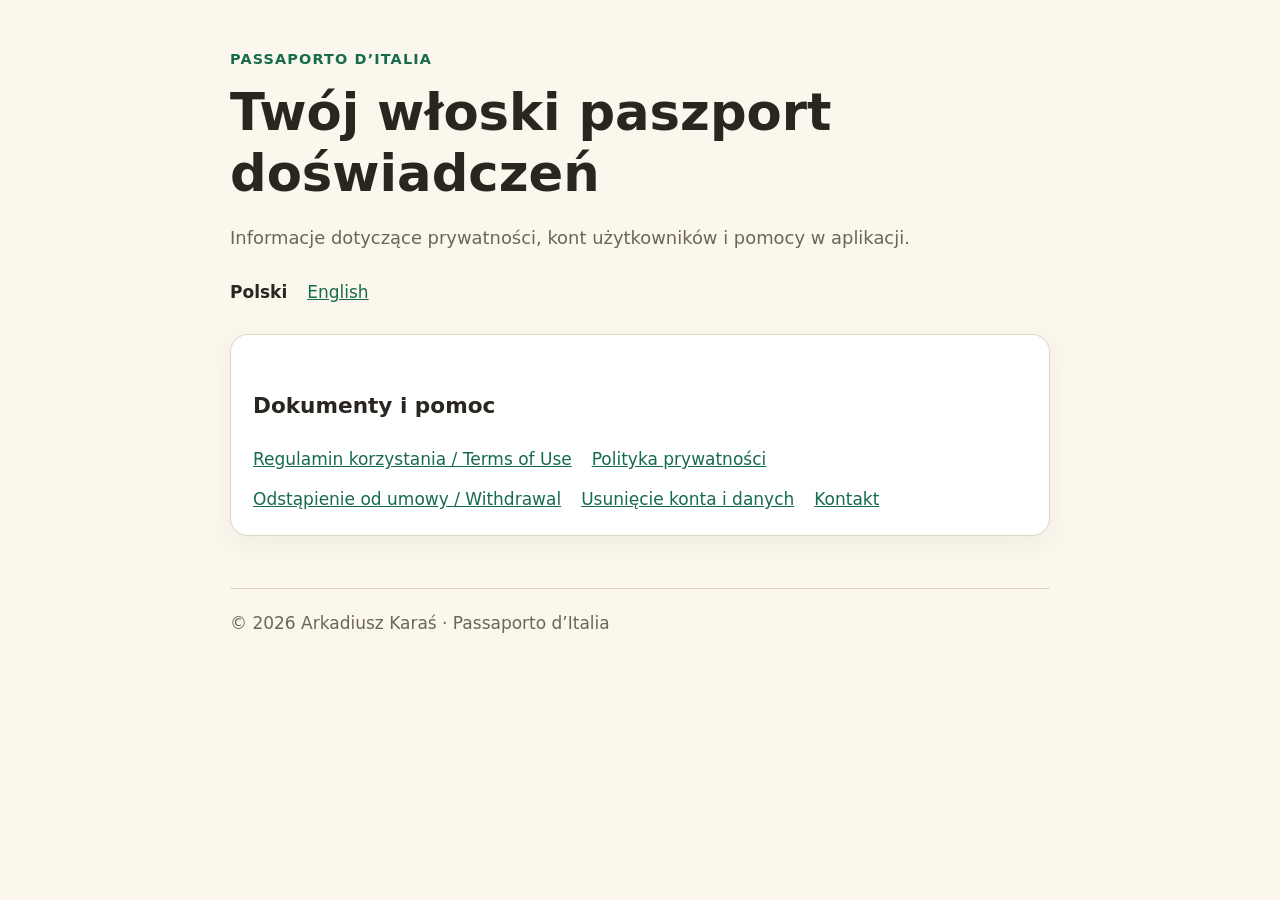
<file: index.html>
<!doctype html>
<html lang="pl">
<head>
  <meta charset="utf-8">
  <meta name="viewport" content="width=device-width, initial-scale=1">
  <meta name="description" content="Informacje prawne i pomoc dla aplikacji Passaporto d’Italia.">
  <title>Passaporto d’Italia</title>
  <link rel="stylesheet" href="assets/style.css">
</head>
<body>
<main>
  <div class="brand">Passaporto d’Italia</div>
  <h1>Twój włoski paszport doświadczeń</h1>
  <p class="lead">Informacje dotyczące prywatności, kont użytkowników i pomocy w aplikacji.</p>
  <nav aria-label="Wersja językowa"><strong>Polski</strong><a href="en/" lang="en">English</a></nav>
  <div class="card">
    <h2>Dokumenty i pomoc</h2>
    <nav>
      <a href="terms/">Regulamin korzystania / Terms of Use</a>
      <a href="privacy-policy/">Polityka prywatności</a>
      <a href="withdrawal/">Odstąpienie od umowy / Withdrawal</a>
      <a href="account-deletion/">Usunięcie konta i danych</a>
      <a href="mailto:contact@passaporto-italia.pl">Kontakt</a>
    </nav>
  </div>
  <footer>© 2026 Arkadiusz Karaś · Passaporto d’Italia</footer>
</main>
</body>
</html>
</file>
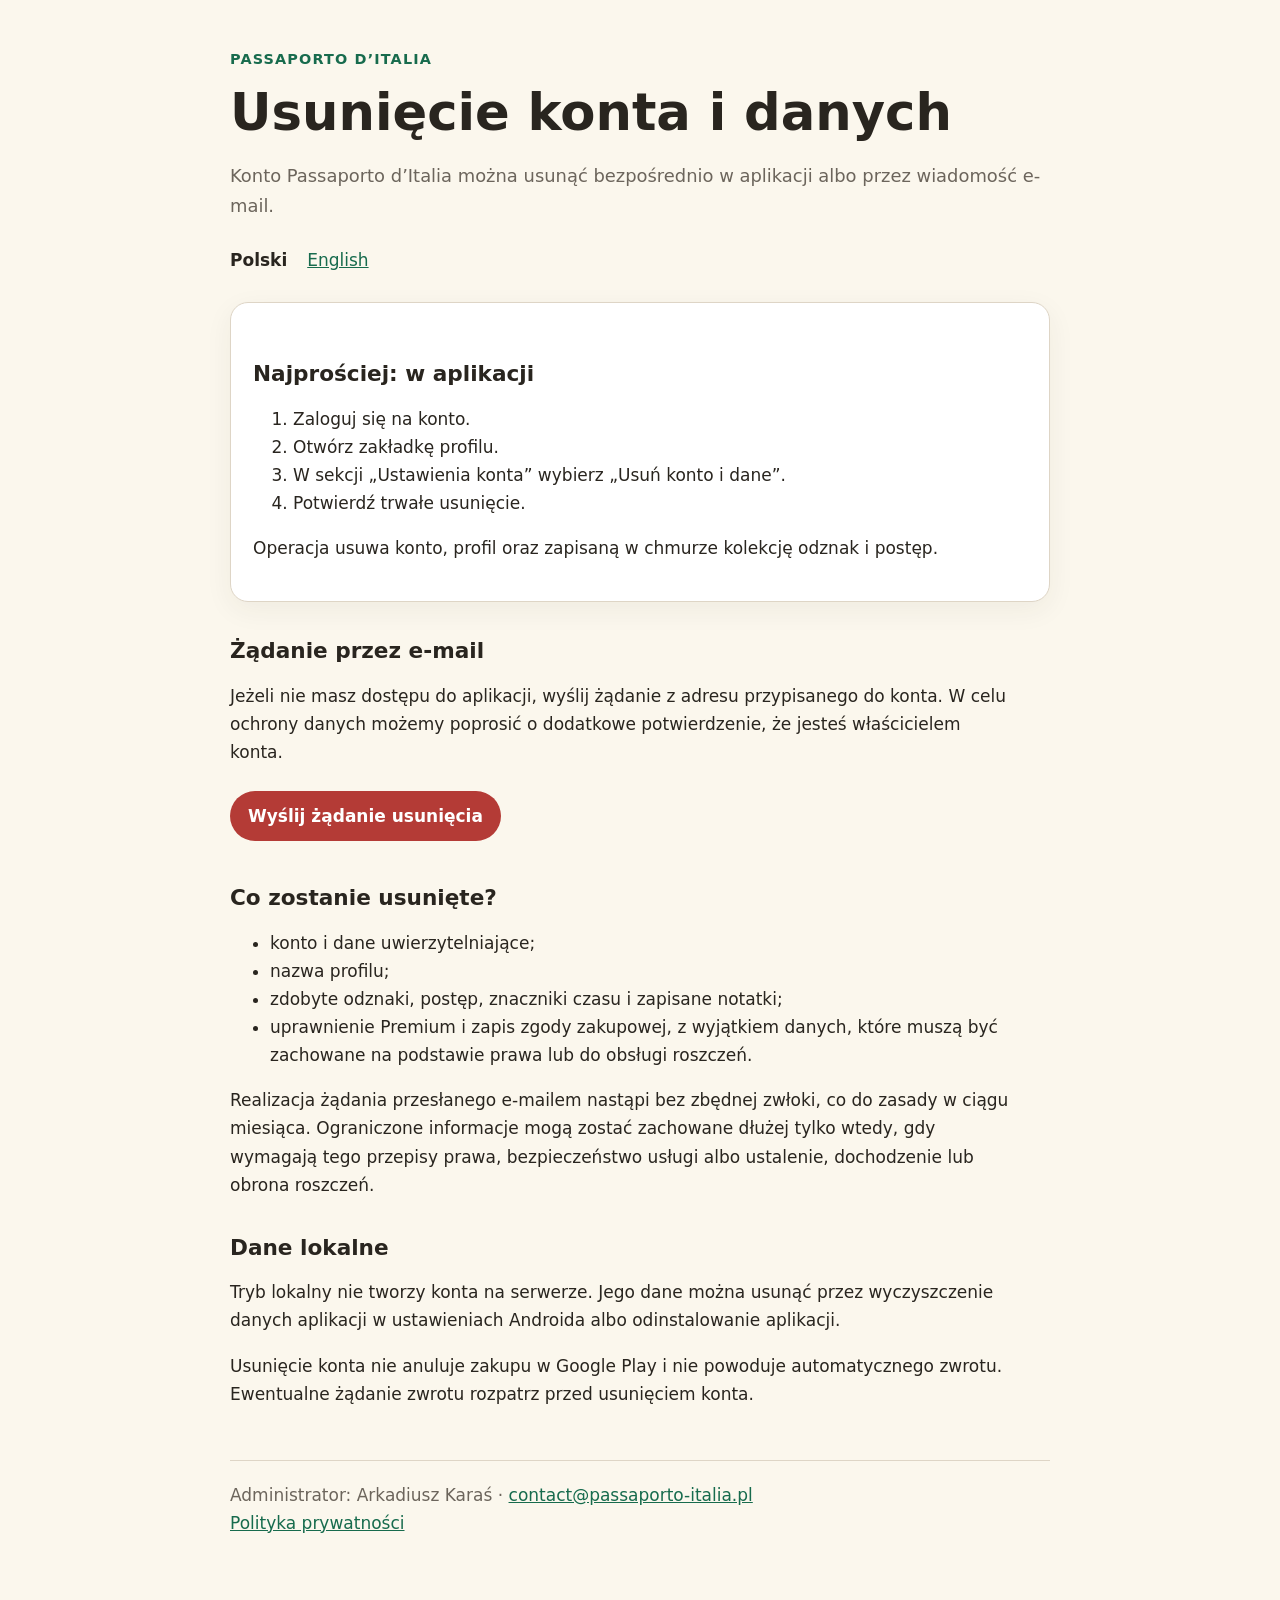
<file: account-deletion/index.html>
<!doctype html>
<html lang="pl">
<head>
  <meta charset="utf-8">
  <meta name="viewport" content="width=device-width, initial-scale=1">
  <meta name="description" content="Instrukcja usunięcia konta i danych w Passaporto d’Italia.">
  <title>Usunięcie konta · Passaporto d’Italia</title>
  <link rel="stylesheet" href="../assets/style.css">
</head>
<body>
<main>
  <div class="brand">Passaporto d’Italia</div>
  <h1>Usunięcie konta i danych</h1>
  <p class="lead">Konto Passaporto d’Italia można usunąć bezpośrednio w aplikacji albo przez wiadomość e-mail.</p>
  <nav aria-label="Wersja językowa"><strong>Polski</strong><a href="en/" lang="en">English</a></nav>

  <div class="card">
    <h2>Najprościej: w aplikacji</h2>
    <ol>
      <li>Zaloguj się na konto.</li>
      <li>Otwórz zakładkę profilu.</li>
      <li>W sekcji „Ustawienia konta” wybierz „Usuń konto i dane”.</li>
      <li>Potwierdź trwałe usunięcie.</li>
    </ol>
    <p>Operacja usuwa konto, profil oraz zapisaną w chmurze kolekcję odznak i postęp.</p>
  </div>

  <h2>Żądanie przez e-mail</h2>
  <p>Jeżeli nie masz dostępu do aplikacji, wyślij żądanie z adresu przypisanego do konta. W celu ochrony danych możemy poprosić o dodatkowe potwierdzenie, że jesteś właścicielem konta.</p>
  <a class="button secondary" href="mailto:contact@passaporto-italia.pl?subject=Usuni%C4%99cie%20konta%20Passaporto%20d%E2%80%99Italia&amp;body=Prosz%C4%99%20o%20usuni%C4%99cie%20mojego%20konta%20Passaporto%20d%E2%80%99Italia%20oraz%20powi%C4%85zanych%20z%20nim%20danych.%0A%0AAdres%20konta%3A%20">Wyślij żądanie usunięcia</a>

  <h2>Co zostanie usunięte?</h2>
  <ul>
    <li>konto i dane uwierzytelniające;</li>
    <li>nazwa profilu;</li>
    <li>zdobyte odznaki, postęp, znaczniki czasu i zapisane notatki;</li>
    <li>uprawnienie Premium i zapis zgody zakupowej, z wyjątkiem danych, które muszą być zachowane na podstawie prawa lub do obsługi roszczeń.</li>
  </ul>
  <p>Realizacja żądania przesłanego e-mailem nastąpi bez zbędnej zwłoki, co do zasady w ciągu miesiąca. Ograniczone informacje mogą zostać zachowane dłużej tylko wtedy, gdy wymagają tego przepisy prawa, bezpieczeństwo usługi albo ustalenie, dochodzenie lub obrona roszczeń.</p>

  <h2>Dane lokalne</h2>
  <p>Tryb lokalny nie tworzy konta na serwerze. Jego dane można usunąć przez wyczyszczenie danych aplikacji w ustawieniach Androida albo odinstalowanie aplikacji.</p>
  <p>Usunięcie konta nie anuluje zakupu w Google Play i nie powoduje automatycznego zwrotu. Ewentualne żądanie zwrotu rozpatrz przed usunięciem konta.</p>

  <footer>
    Administrator: Arkadiusz Karaś · <a href="mailto:contact@passaporto-italia.pl">contact@passaporto-italia.pl</a><br>
    <a href="../privacy-policy/">Polityka prywatności</a>
  </footer>
</main>
</body>
</html>
</file>
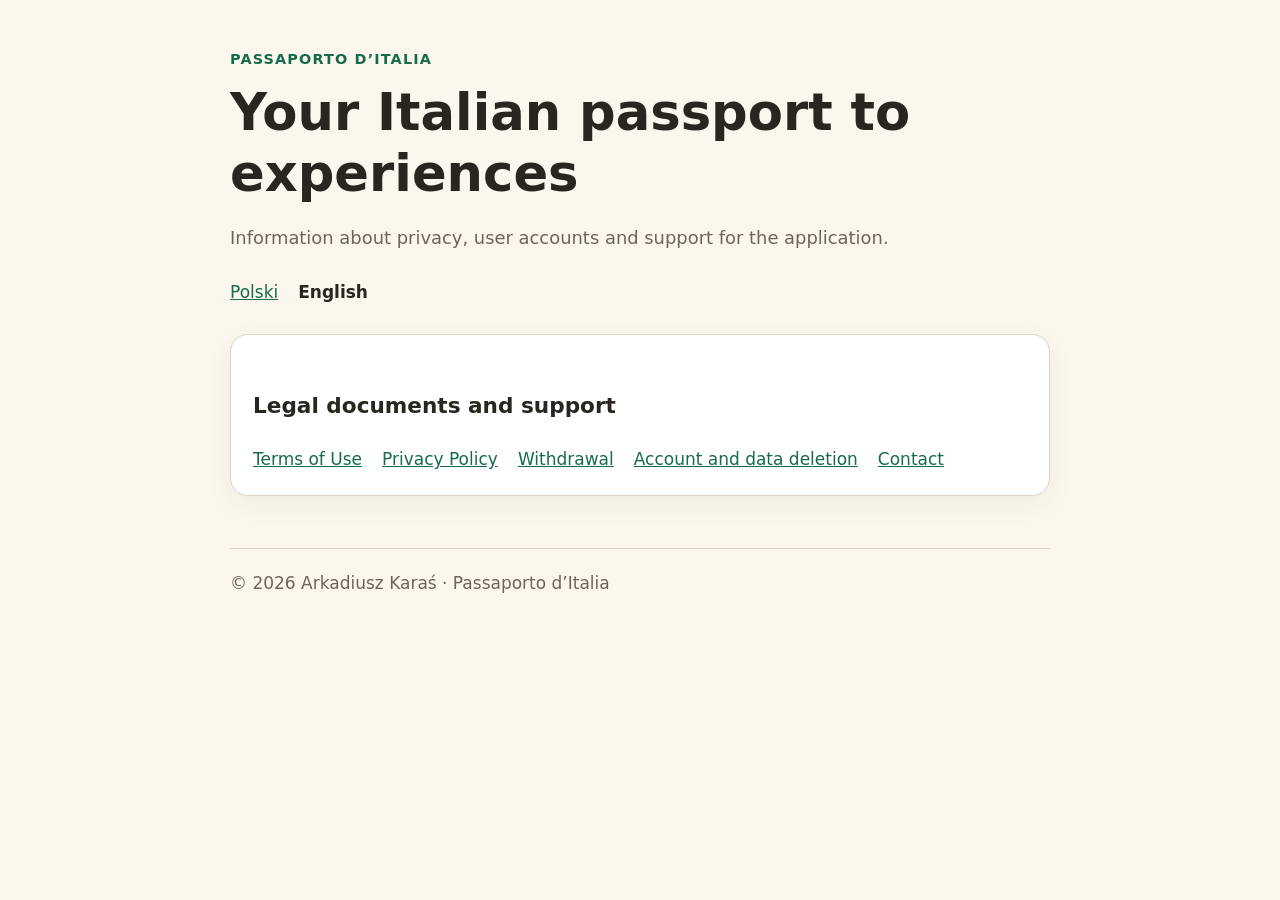
<file: en/index.html>
<!doctype html>
<html lang="en">
<head>
  <meta charset="utf-8">
  <meta name="viewport" content="width=device-width, initial-scale=1">
  <meta name="description" content="Legal information and support for the Passaporto d’Italia application.">
  <title>Passaporto d’Italia</title>
  <link rel="stylesheet" href="../assets/style.css">
</head>
<body>
<main>
  <div class="brand">Passaporto d’Italia</div>
  <h1>Your Italian passport to experiences</h1>
  <p class="lead">Information about privacy, user accounts and support for the application.</p>
  <nav aria-label="Language version"><a href="../" lang="pl">Polski</a><strong>English</strong></nav>
  <div class="card">
    <h2>Legal documents and support</h2>
    <nav>
      <a href="../terms/en/">Terms of Use</a>
      <a href="../privacy-policy/en/">Privacy Policy</a>
      <a href="../withdrawal/en/">Withdrawal</a>
      <a href="../account-deletion/en/">Account and data deletion</a>
      <a href="mailto:contact@passaporto-italia.pl">Contact</a>
    </nav>
  </div>
  <footer>© 2026 Arkadiusz Karaś · Passaporto d’Italia</footer>
</main>
</body>
</html>
</file>
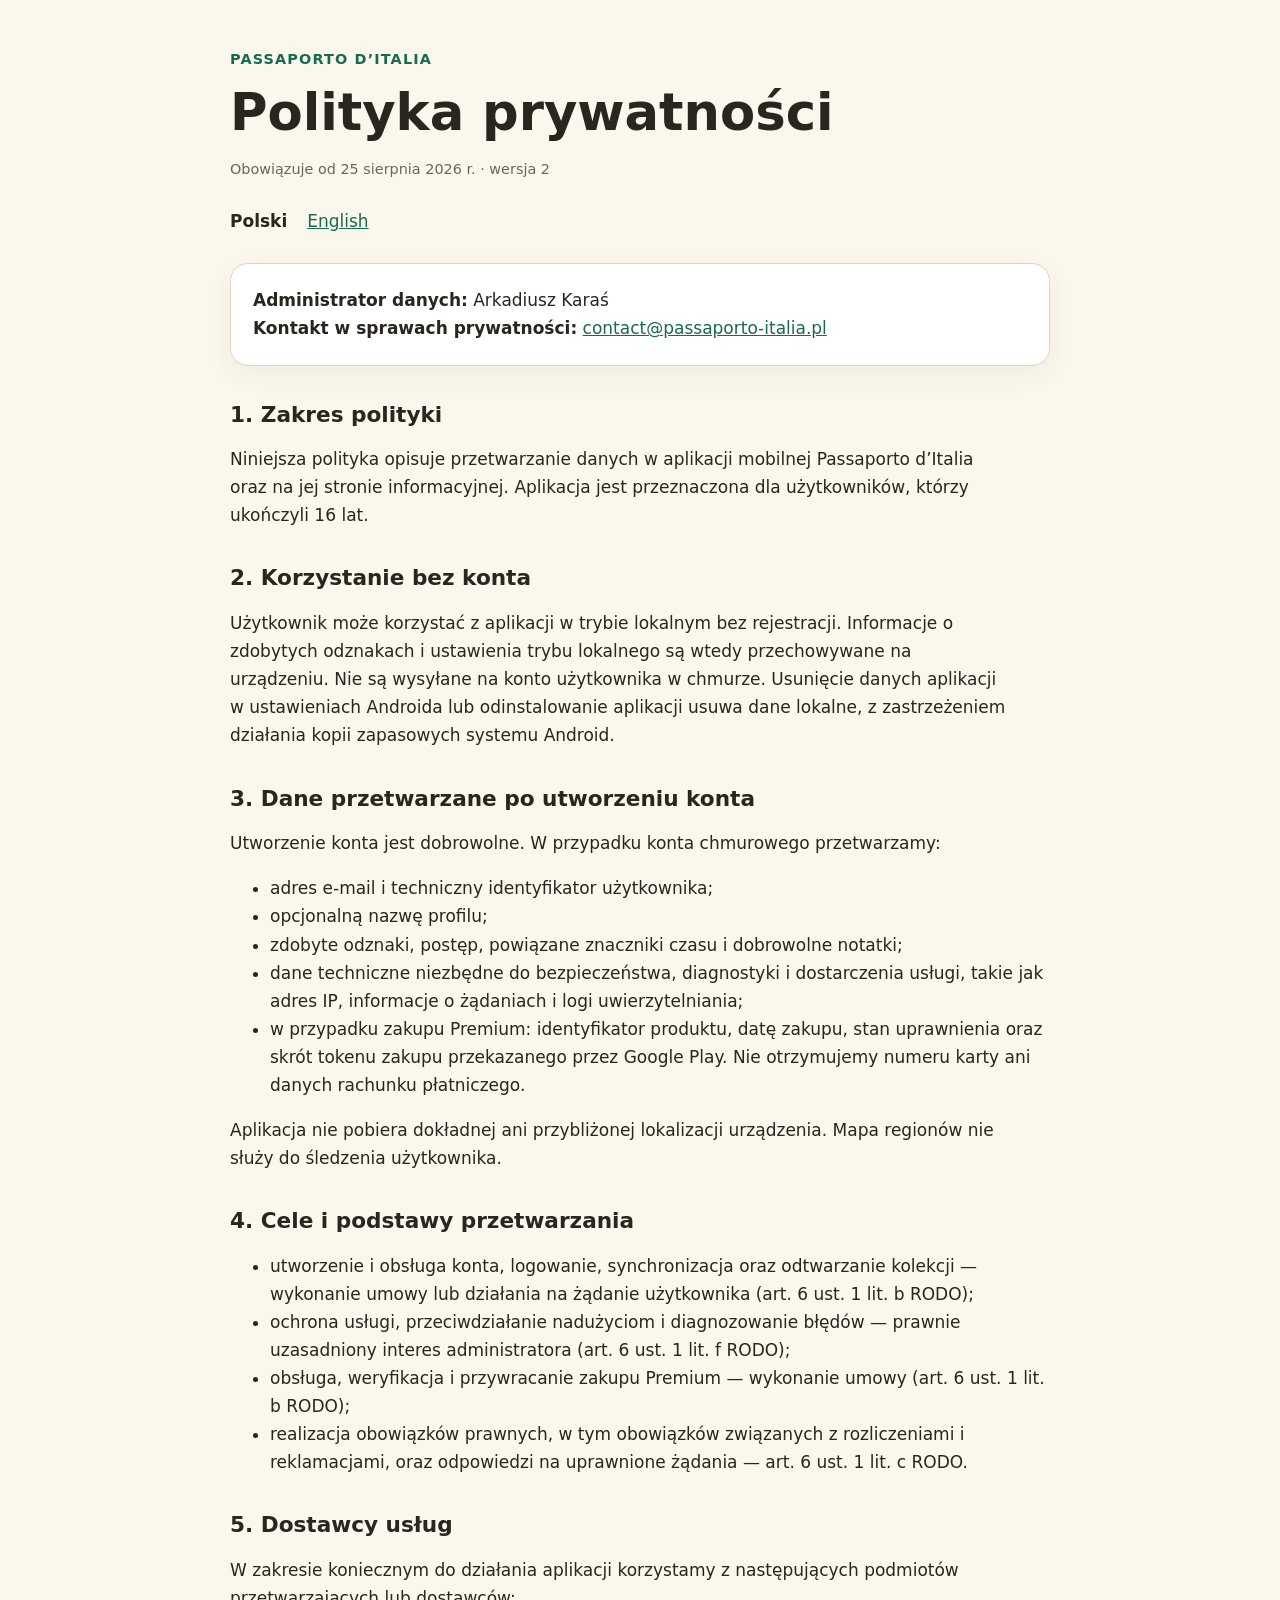
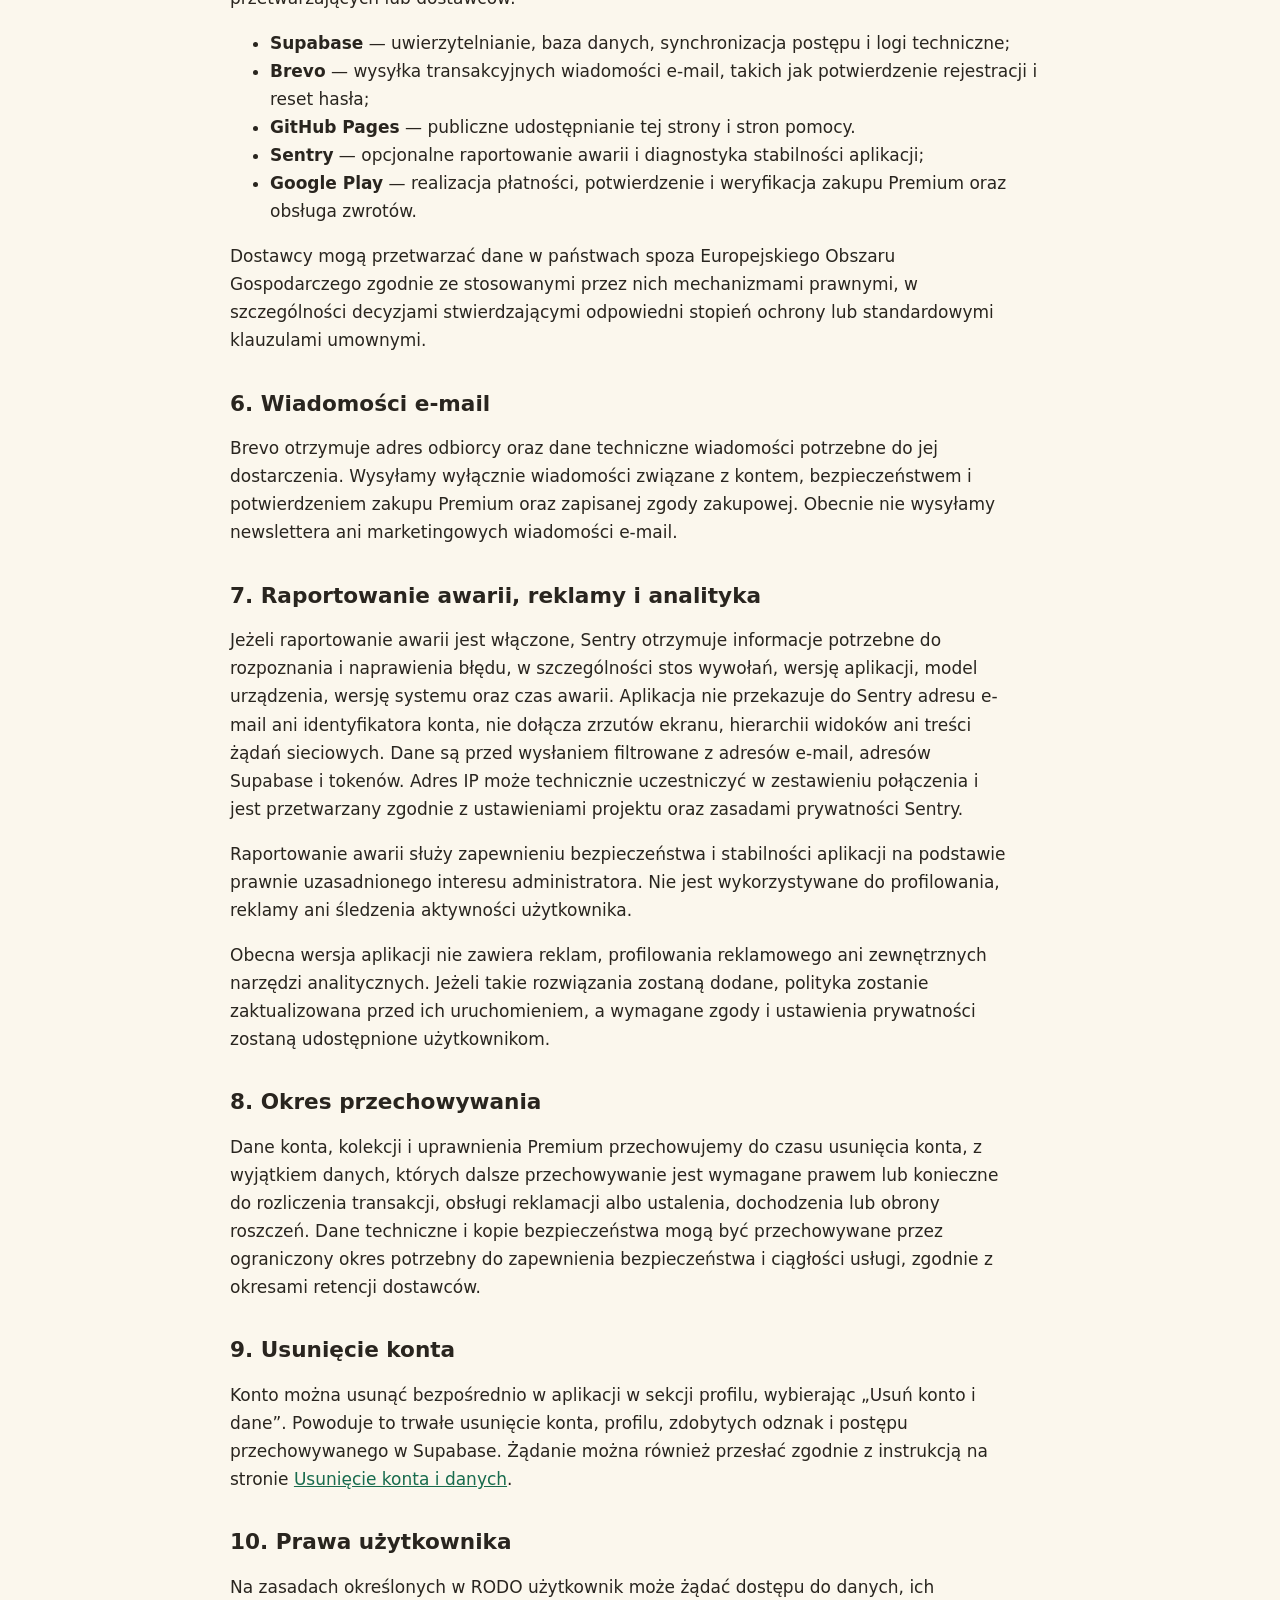
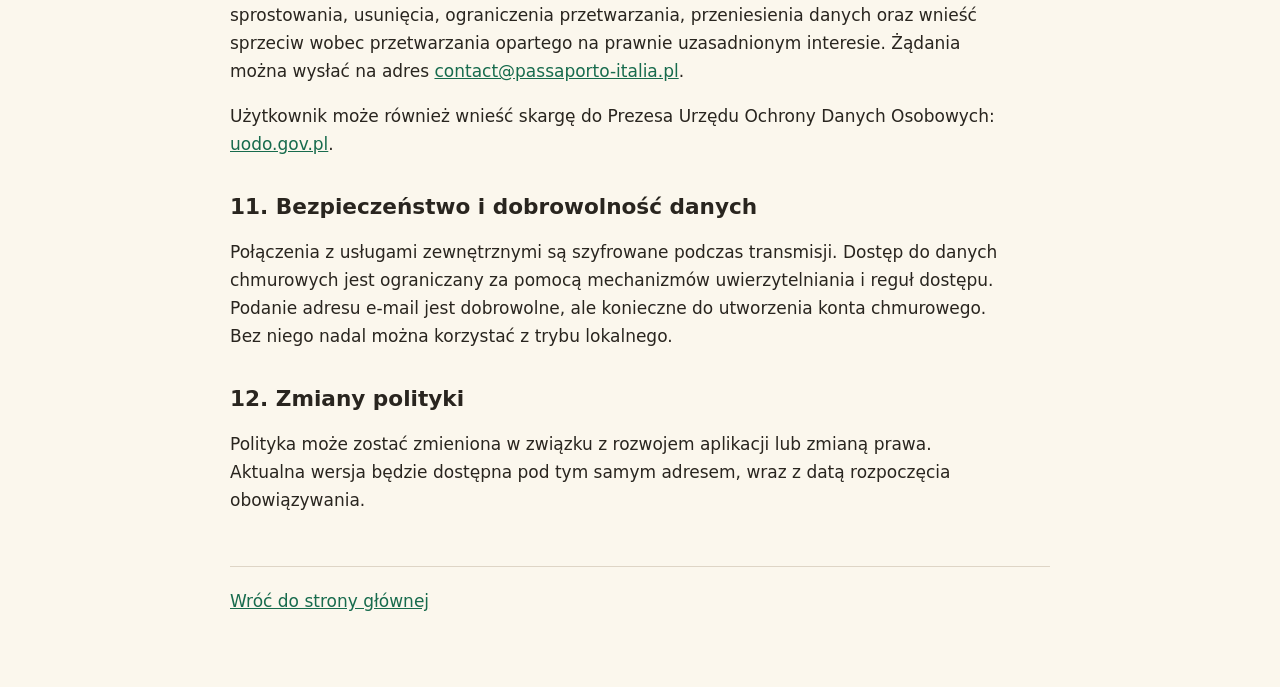
<file: privacy-policy/index.html>
<!doctype html>
<html lang="pl">
<head>
  <meta charset="utf-8">
  <meta name="viewport" content="width=device-width, initial-scale=1">
  <meta name="description" content="Polityka prywatności aplikacji Passaporto d’Italia.">
  <title>Polityka prywatności · Passaporto d’Italia</title>
  <link rel="stylesheet" href="../assets/style.css">
</head>
<body>
<main>
  <div class="brand">Passaporto d’Italia</div>
  <h1>Polityka prywatności</h1>
  <p class="meta">Obowiązuje od 25 sierpnia 2026 r. · wersja 2</p>
  <nav aria-label="Wersja językowa"><strong>Polski</strong><a href="en/" lang="en">English</a></nav>

  <div class="card">
    <strong>Administrator danych:</strong> Arkadiusz Karaś<br>
    <strong>Kontakt w sprawach prywatności:</strong>
    <a href="mailto:contact@passaporto-italia.pl">contact@passaporto-italia.pl</a>
  </div>

  <h2>1. Zakres polityki</h2>
  <p>Niniejsza polityka opisuje przetwarzanie danych w aplikacji mobilnej Passaporto d’Italia oraz na jej stronie informacyjnej. Aplikacja jest przeznaczona dla użytkowników, którzy ukończyli 16 lat.</p>

  <h2>2. Korzystanie bez konta</h2>
  <p>Użytkownik może korzystać z aplikacji w trybie lokalnym bez rejestracji. Informacje o zdobytych odznakach i ustawienia trybu lokalnego są wtedy przechowywane na urządzeniu. Nie są wysyłane na konto użytkownika w chmurze. Usunięcie danych aplikacji w ustawieniach Androida lub odinstalowanie aplikacji usuwa dane lokalne, z zastrzeżeniem działania kopii zapasowych systemu Android.</p>

  <h2>3. Dane przetwarzane po utworzeniu konta</h2>
  <p>Utworzenie konta jest dobrowolne. W przypadku konta chmurowego przetwarzamy:</p>
  <ul>
    <li>adres e-mail i techniczny identyfikator użytkownika;</li>
    <li>opcjonalną nazwę profilu;</li>
    <li>zdobyte odznaki, postęp, powiązane znaczniki czasu i dobrowolne notatki;</li>
    <li>dane techniczne niezbędne do bezpieczeństwa, diagnostyki i dostarczenia usługi, takie jak adres IP, informacje o żądaniach i logi uwierzytelniania;</li>
    <li>w przypadku zakupu Premium: identyfikator produktu, datę zakupu, stan uprawnienia oraz skrót tokenu zakupu przekazanego przez Google Play. Nie otrzymujemy numeru karty ani danych rachunku płatniczego.</li>
  </ul>
  <p>Aplikacja nie pobiera dokładnej ani przybliżonej lokalizacji urządzenia. Mapa regionów nie służy do śledzenia użytkownika.</p>

  <h2>4. Cele i podstawy przetwarzania</h2>
  <ul>
    <li>utworzenie i obsługa konta, logowanie, synchronizacja oraz odtwarzanie kolekcji — wykonanie umowy lub działania na żądanie użytkownika (art. 6 ust. 1 lit. b RODO);</li>
    <li>ochrona usługi, przeciwdziałanie nadużyciom i diagnozowanie błędów — prawnie uzasadniony interes administratora (art. 6 ust. 1 lit. f RODO);</li>
    <li>obsługa, weryfikacja i przywracanie zakupu Premium — wykonanie umowy (art. 6 ust. 1 lit. b RODO);</li>
    <li>realizacja obowiązków prawnych, w tym obowiązków związanych z rozliczeniami i reklamacjami, oraz odpowiedzi na uprawnione żądania — art. 6 ust. 1 lit. c RODO.</li>
  </ul>

  <h2>5. Dostawcy usług</h2>
  <p>W zakresie koniecznym do działania aplikacji korzystamy z następujących podmiotów przetwarzających lub dostawców:</p>
  <ul>
    <li><strong>Supabase</strong> — uwierzytelnianie, baza danych, synchronizacja postępu i logi techniczne;</li>
    <li><strong>Brevo</strong> — wysyłka transakcyjnych wiadomości e-mail, takich jak potwierdzenie rejestracji i reset hasła;</li>
    <li><strong>GitHub Pages</strong> — publiczne udostępnianie tej strony i stron pomocy.</li>
    <li><strong>Sentry</strong> — opcjonalne raportowanie awarii i diagnostyka stabilności aplikacji;</li>
    <li><strong>Google Play</strong> — realizacja płatności, potwierdzenie i weryfikacja zakupu Premium oraz obsługa zwrotów.</li>
  </ul>
  <p>Dostawcy mogą przetwarzać dane w państwach spoza Europejskiego Obszaru Gospodarczego zgodnie ze stosowanymi przez nich mechanizmami prawnymi, w szczególności decyzjami stwierdzającymi odpowiedni stopień ochrony lub standardowymi klauzulami umownymi.</p>

  <h2>6. Wiadomości e-mail</h2>
  <p>Brevo otrzymuje adres odbiorcy oraz dane techniczne wiadomości potrzebne do jej dostarczenia. Wysyłamy wyłącznie wiadomości związane z kontem, bezpieczeństwem i potwierdzeniem zakupu Premium oraz zapisanej zgody zakupowej. Obecnie nie wysyłamy newslettera ani marketingowych wiadomości e-mail.</p>

  <h2>7. Raportowanie awarii, reklamy i analityka</h2>
  <p>Jeżeli raportowanie awarii jest włączone, Sentry otrzymuje informacje potrzebne do rozpoznania i naprawienia błędu, w szczególności stos wywołań, wersję aplikacji, model urządzenia, wersję systemu oraz czas awarii. Aplikacja nie przekazuje do Sentry adresu e-mail ani identyfikatora konta, nie dołącza zrzutów ekranu, hierarchii widoków ani treści żądań sieciowych. Dane są przed wysłaniem filtrowane z adresów e-mail, adresów Supabase i tokenów. Adres IP może technicznie uczestniczyć w zestawieniu połączenia i jest przetwarzany zgodnie z ustawieniami projektu oraz zasadami prywatności Sentry.</p>
  <p>Raportowanie awarii służy zapewnieniu bezpieczeństwa i stabilności aplikacji na podstawie prawnie uzasadnionego interesu administratora. Nie jest wykorzystywane do profilowania, reklamy ani śledzenia aktywności użytkownika.</p>
  <p>Obecna wersja aplikacji nie zawiera reklam, profilowania reklamowego ani zewnętrznych narzędzi analitycznych. Jeżeli takie rozwiązania zostaną dodane, polityka zostanie zaktualizowana przed ich uruchomieniem, a wymagane zgody i ustawienia prywatności zostaną udostępnione użytkownikom.</p>

  <h2>8. Okres przechowywania</h2>
  <p>Dane konta, kolekcji i uprawnienia Premium przechowujemy do czasu usunięcia konta, z wyjątkiem danych, których dalsze przechowywanie jest wymagane prawem lub konieczne do rozliczenia transakcji, obsługi reklamacji albo ustalenia, dochodzenia lub obrony roszczeń. Dane techniczne i kopie bezpieczeństwa mogą być przechowywane przez ograniczony okres potrzebny do zapewnienia bezpieczeństwa i ciągłości usługi, zgodnie z okresami retencji dostawców.</p>

  <h2>9. Usunięcie konta</h2>
  <p>Konto można usunąć bezpośrednio w aplikacji w sekcji profilu, wybierając „Usuń konto i dane”. Powoduje to trwałe usunięcie konta, profilu, zdobytych odznak i postępu przechowywanego w Supabase. Żądanie można również przesłać zgodnie z instrukcją na stronie <a href="../account-deletion/">Usunięcie konta i danych</a>.</p>

  <h2>10. Prawa użytkownika</h2>
  <p>Na zasadach określonych w RODO użytkownik może żądać dostępu do danych, ich sprostowania, usunięcia, ograniczenia przetwarzania, przeniesienia danych oraz wnieść sprzeciw wobec przetwarzania opartego na prawnie uzasadnionym interesie. Żądania można wysłać na adres <a href="mailto:contact@passaporto-italia.pl">contact@passaporto-italia.pl</a>.</p>
  <p>Użytkownik może również wnieść skargę do Prezesa Urzędu Ochrony Danych Osobowych: <a href="https://uodo.gov.pl/" rel="noreferrer">uodo.gov.pl</a>.</p>

  <h2>11. Bezpieczeństwo i dobrowolność danych</h2>
  <p>Połączenia z usługami zewnętrznymi są szyfrowane podczas transmisji. Dostęp do danych chmurowych jest ograniczany za pomocą mechanizmów uwierzytelniania i reguł dostępu. Podanie adresu e-mail jest dobrowolne, ale konieczne do utworzenia konta chmurowego. Bez niego nadal można korzystać z trybu lokalnego.</p>

  <h2>12. Zmiany polityki</h2>
  <p>Polityka może zostać zmieniona w związku z rozwojem aplikacji lub zmianą prawa. Aktualna wersja będzie dostępna pod tym samym adresem, wraz z datą rozpoczęcia obowiązywania.</p>

  <footer><a href="../">Wróć do strony głównej</a></footer>
</main>
</body>
</html>
</file>
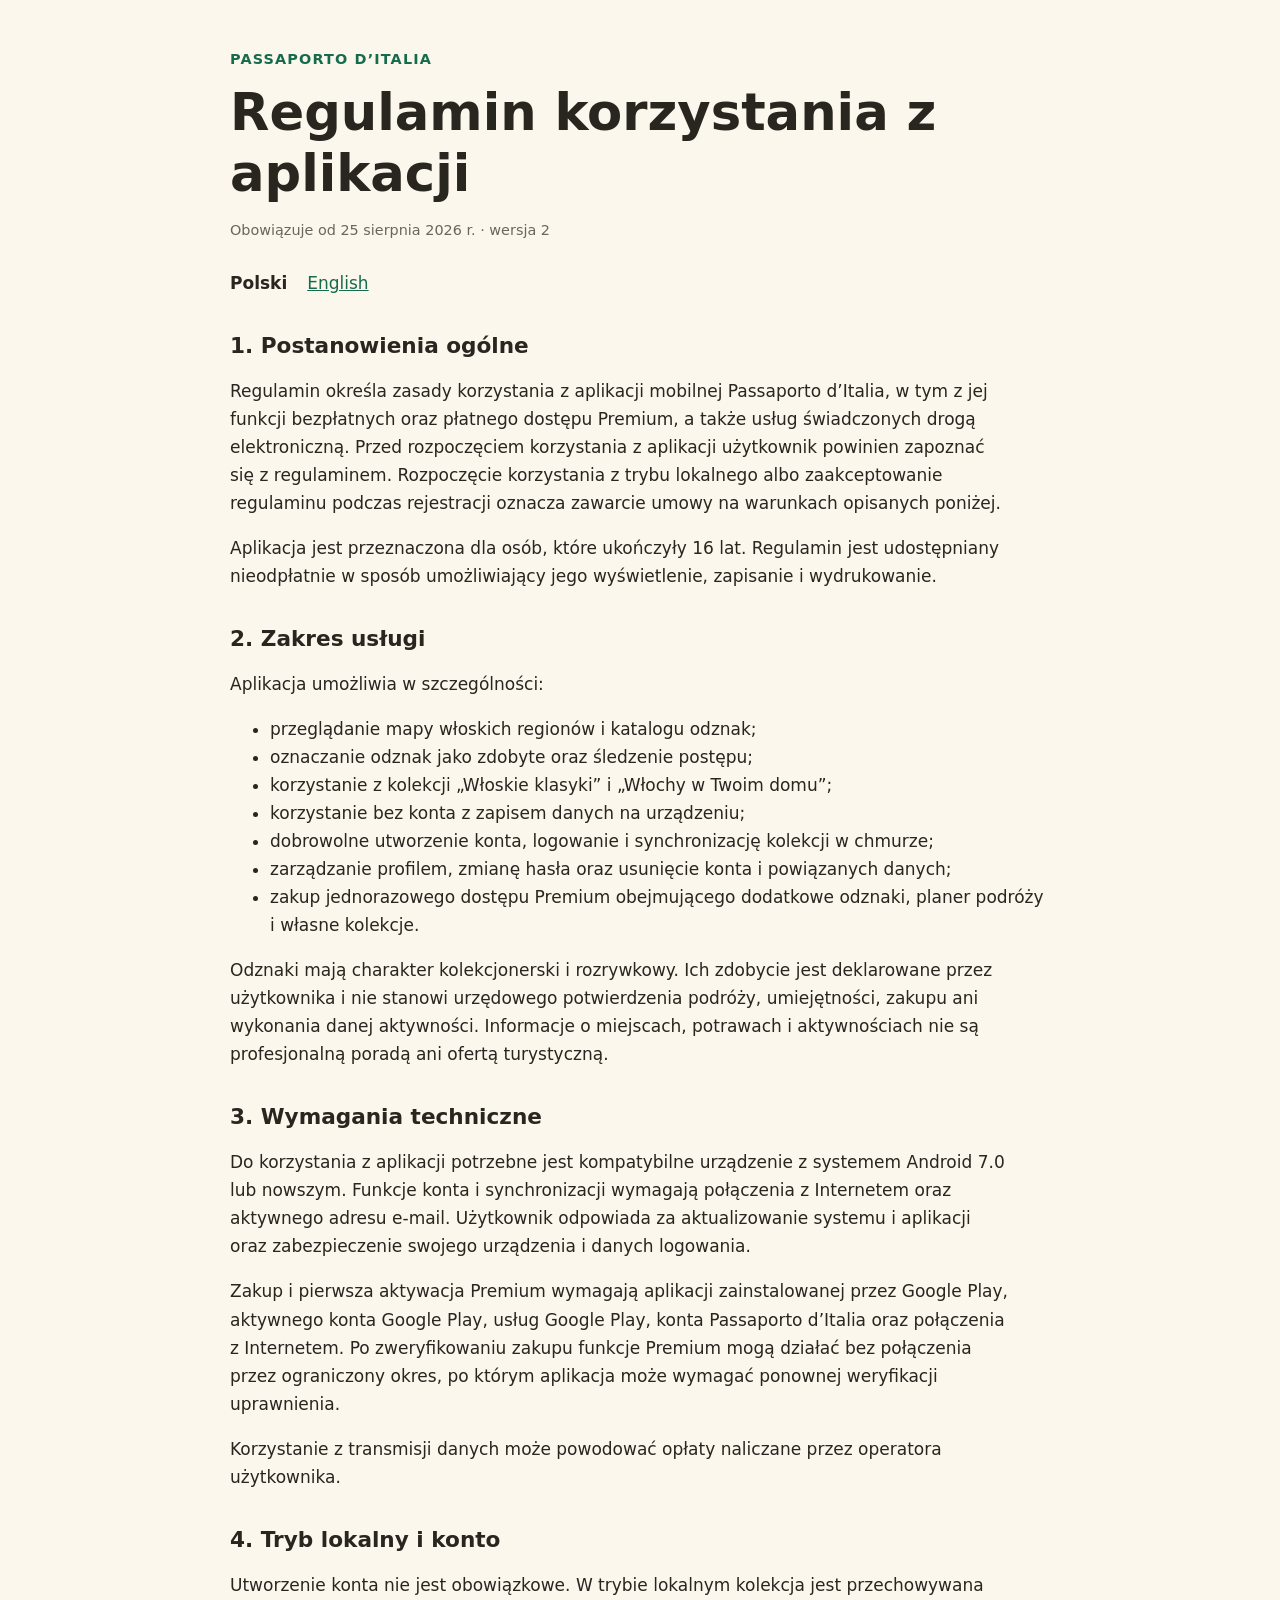
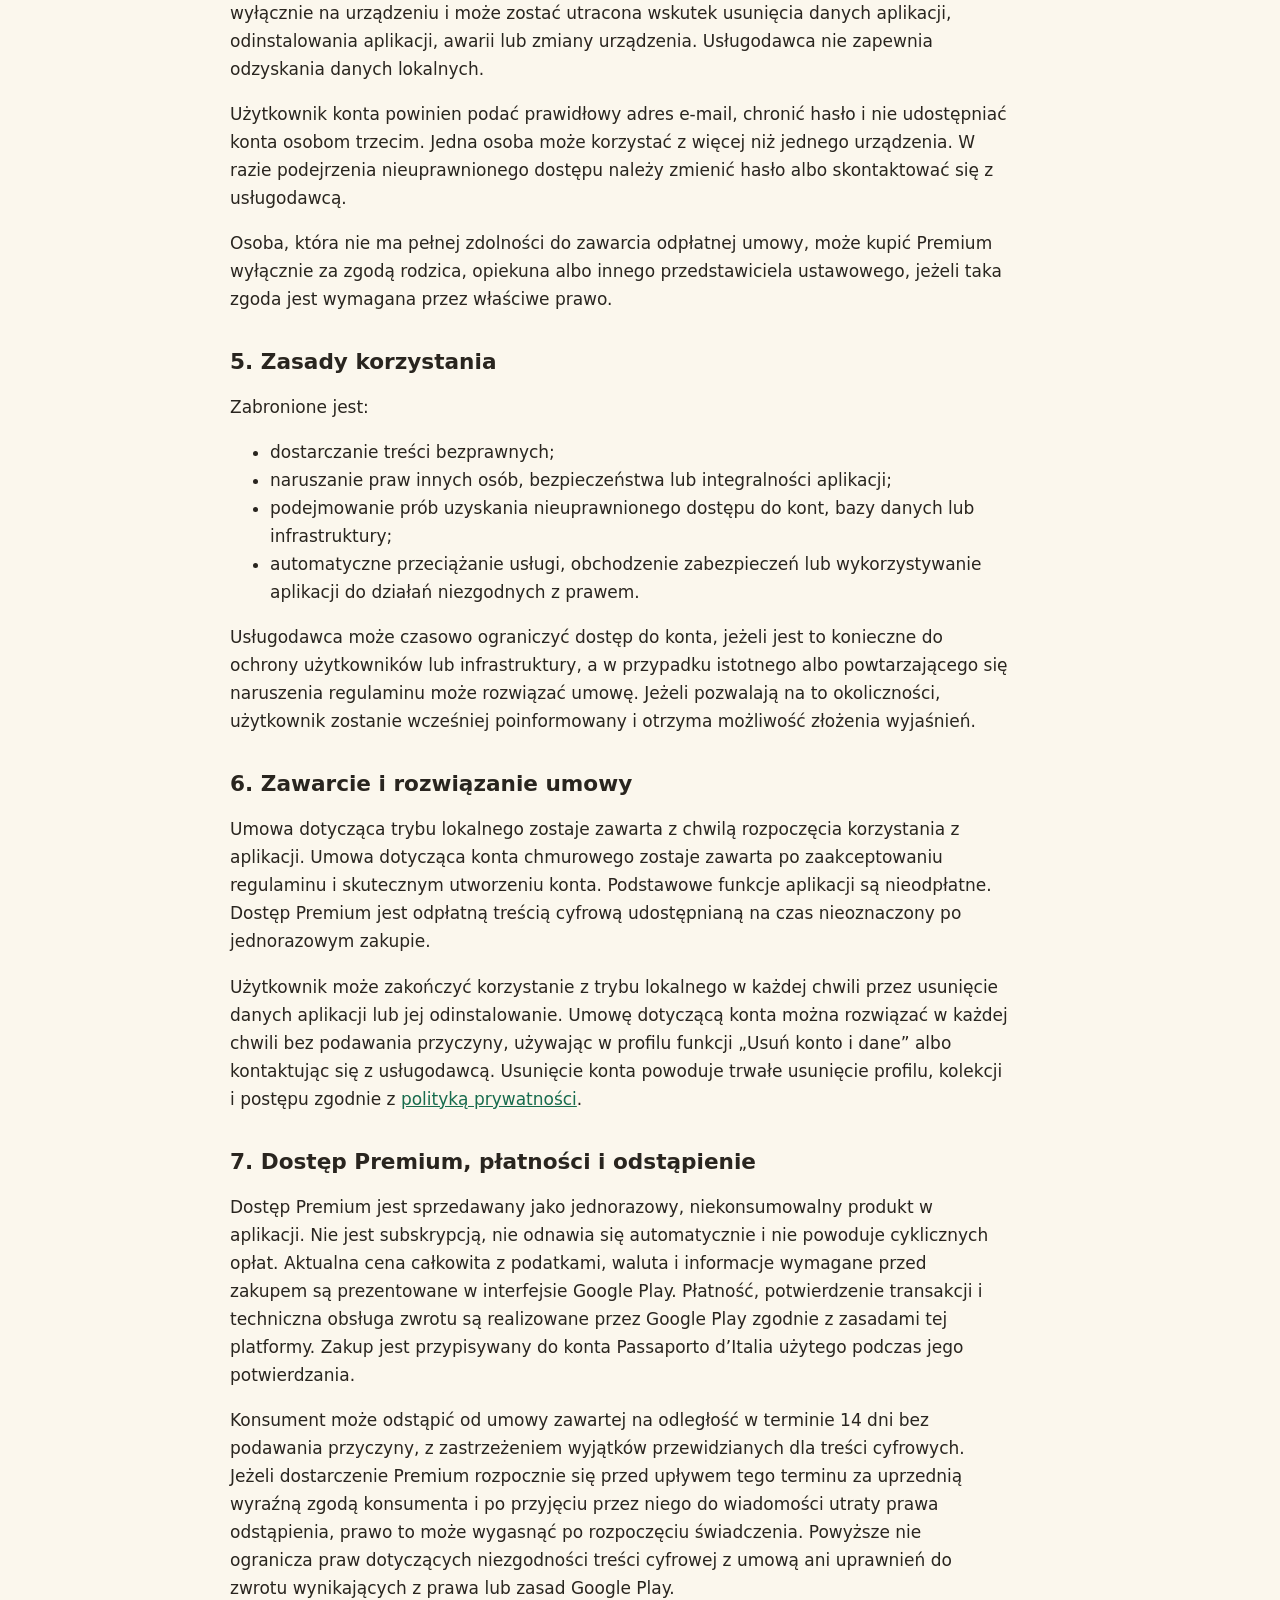
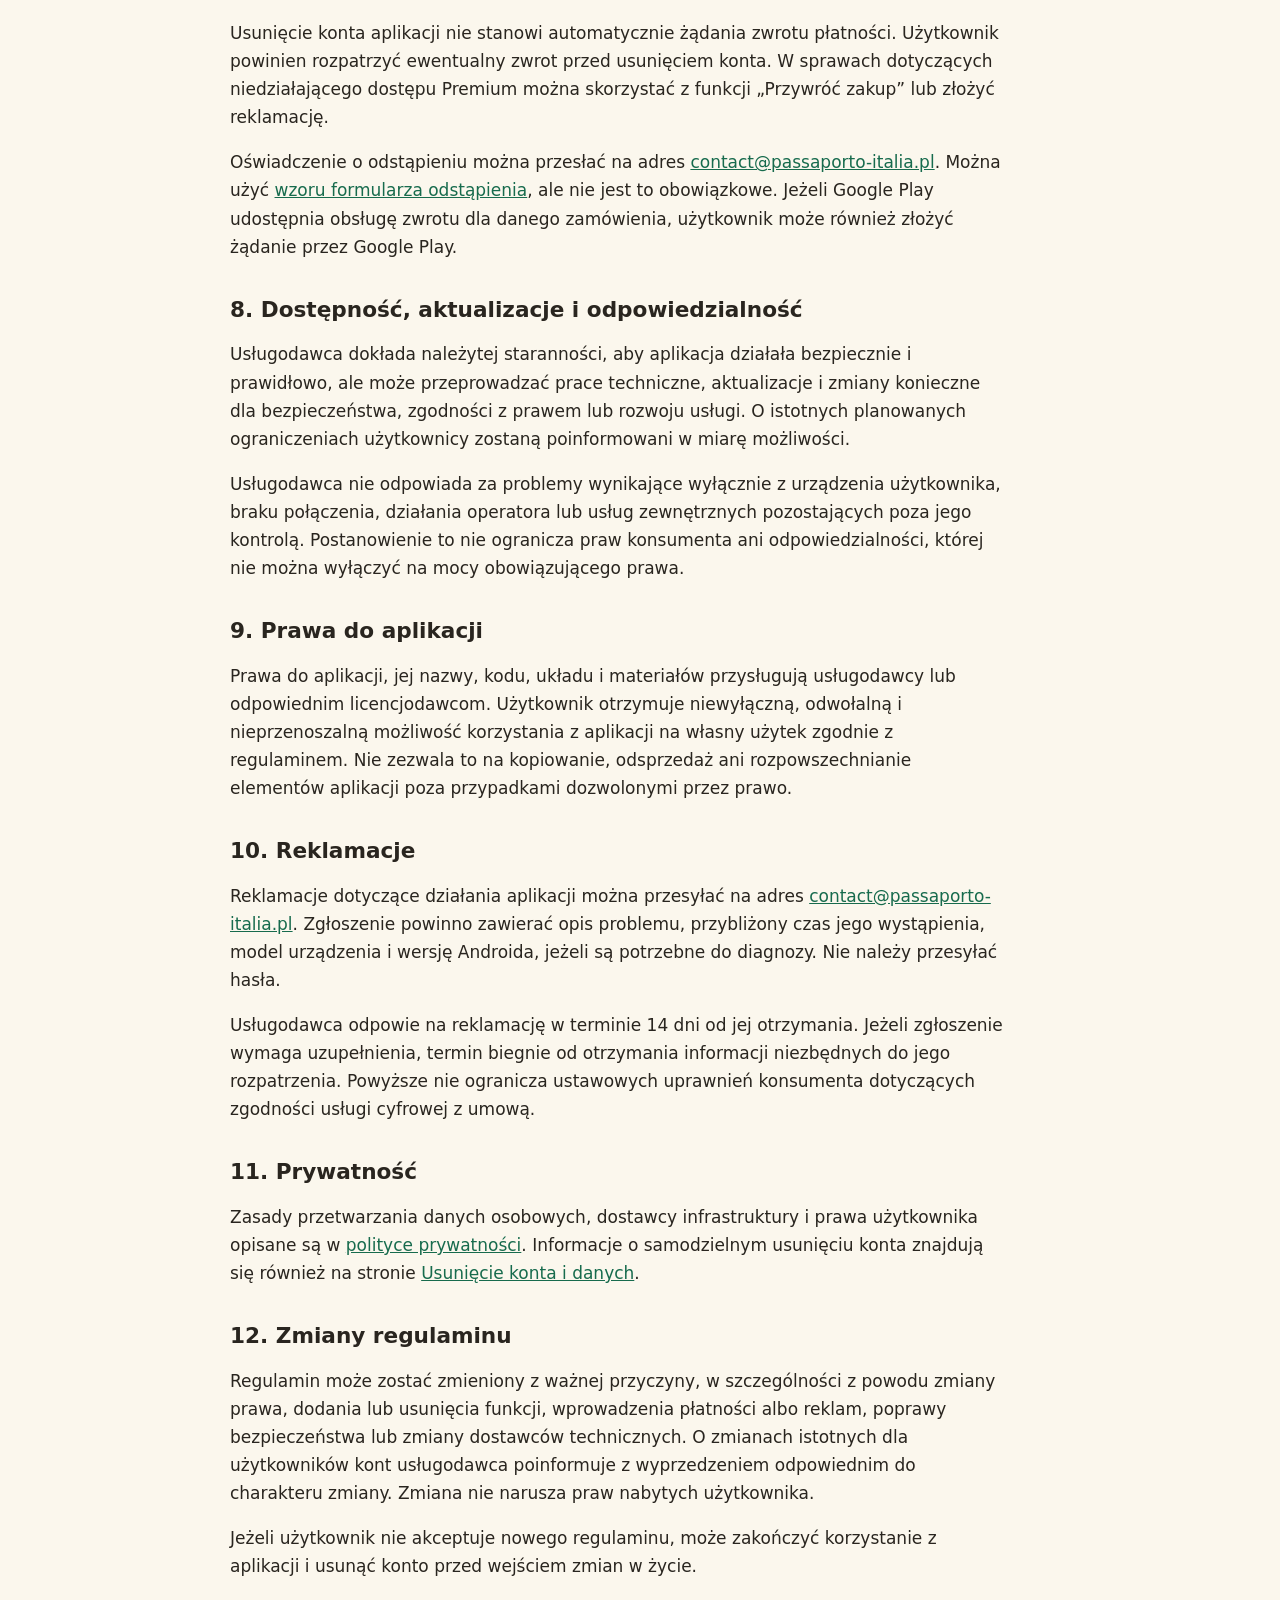
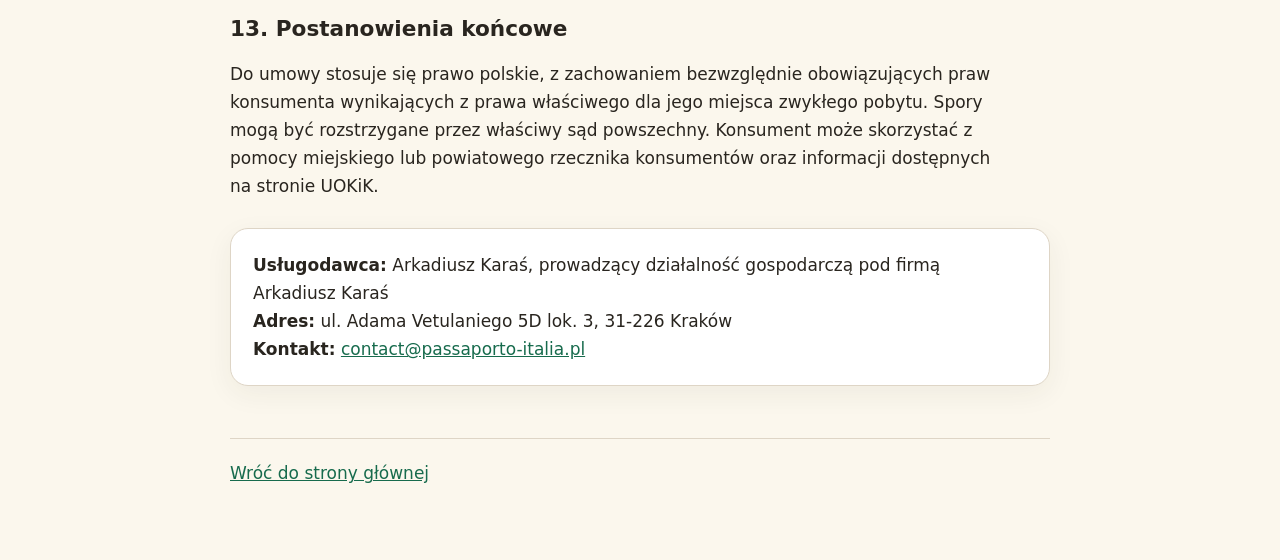
<file: terms/index.html>
<!doctype html>
<html lang="pl">
<head>
  <meta charset="utf-8">
  <meta name="viewport" content="width=device-width, initial-scale=1">
  <meta name="description" content="Regulamin korzystania z aplikacji Passaporto d’Italia.">
  <title>Regulamin korzystania · Passaporto d’Italia</title>
  <link rel="stylesheet" href="../assets/style.css">
</head>
<body>
<main>
  <div class="brand">Passaporto d’Italia</div>
  <h1>Regulamin korzystania z aplikacji</h1>
  <p class="meta">Obowiązuje od 25 sierpnia 2026 r. · wersja 2</p>
  <nav aria-label="Wersja językowa">
    <strong>Polski</strong>
    <a href="en/" lang="en">English</a>
  </nav>

  <h2>1. Postanowienia ogólne</h2>
  <p>Regulamin określa zasady korzystania z aplikacji mobilnej Passaporto d’Italia, w tym z jej funkcji bezpłatnych oraz płatnego dostępu Premium, a także usług świadczonych drogą elektroniczną. Przed rozpoczęciem korzystania z aplikacji użytkownik powinien zapoznać się z regulaminem. Rozpoczęcie korzystania z trybu lokalnego albo zaakceptowanie regulaminu podczas rejestracji oznacza zawarcie umowy na warunkach opisanych poniżej.</p>
  <p>Aplikacja jest przeznaczona dla osób, które ukończyły 16 lat. Regulamin jest udostępniany nieodpłatnie w sposób umożliwiający jego wyświetlenie, zapisanie i wydrukowanie.</p>

  <h2>2. Zakres usługi</h2>
  <p>Aplikacja umożliwia w szczególności:</p>
  <ul>
    <li>przeglądanie mapy włoskich regionów i katalogu odznak;</li>
    <li>oznaczanie odznak jako zdobyte oraz śledzenie postępu;</li>
    <li>korzystanie z kolekcji „Włoskie klasyki” i „Włochy w Twoim domu”;</li>
    <li>korzystanie bez konta z zapisem danych na urządzeniu;</li>
    <li>dobrowolne utworzenie konta, logowanie i synchronizację kolekcji w chmurze;</li>
    <li>zarządzanie profilem, zmianę hasła oraz usunięcie konta i powiązanych danych;</li>
    <li>zakup jednorazowego dostępu Premium obejmującego dodatkowe odznaki, planer podróży i własne kolekcje.</li>
  </ul>
  <p>Odznaki mają charakter kolekcjonerski i rozrywkowy. Ich zdobycie jest deklarowane przez użytkownika i nie stanowi urzędowego potwierdzenia podróży, umiejętności, zakupu ani wykonania danej aktywności. Informacje o miejscach, potrawach i aktywnościach nie są profesjonalną poradą ani ofertą turystyczną.</p>

  <h2>3. Wymagania techniczne</h2>
  <p>Do korzystania z aplikacji potrzebne jest kompatybilne urządzenie z systemem Android 7.0 lub nowszym. Funkcje konta i synchronizacji wymagają połączenia z Internetem oraz aktywnego adresu e-mail. Użytkownik odpowiada za aktualizowanie systemu i aplikacji oraz zabezpieczenie swojego urządzenia i danych logowania.</p>
  <p>Zakup i pierwsza aktywacja Premium wymagają aplikacji zainstalowanej przez Google Play, aktywnego konta Google Play, usług Google Play, konta Passaporto d’Italia oraz połączenia z Internetem. Po zweryfikowaniu zakupu funkcje Premium mogą działać bez połączenia przez ograniczony okres, po którym aplikacja może wymagać ponownej weryfikacji uprawnienia.</p>
  <p>Korzystanie z transmisji danych może powodować opłaty naliczane przez operatora użytkownika.</p>

  <h2>4. Tryb lokalny i konto</h2>
  <p>Utworzenie konta nie jest obowiązkowe. W trybie lokalnym kolekcja jest przechowywana wyłącznie na urządzeniu i może zostać utracona wskutek usunięcia danych aplikacji, odinstalowania aplikacji, awarii lub zmiany urządzenia. Usługodawca nie zapewnia odzyskania danych lokalnych.</p>
  <p>Użytkownik konta powinien podać prawidłowy adres e-mail, chronić hasło i nie udostępniać konta osobom trzecim. Jedna osoba może korzystać z więcej niż jednego urządzenia. W razie podejrzenia nieuprawnionego dostępu należy zmienić hasło albo skontaktować się z usługodawcą.</p>
  <p>Osoba, która nie ma pełnej zdolności do zawarcia odpłatnej umowy, może kupić Premium wyłącznie za zgodą rodzica, opiekuna albo innego przedstawiciela ustawowego, jeżeli taka zgoda jest wymagana przez właściwe prawo.</p>

  <h2>5. Zasady korzystania</h2>
  <p>Zabronione jest:</p>
  <ul>
    <li>dostarczanie treści bezprawnych;</li>
    <li>naruszanie praw innych osób, bezpieczeństwa lub integralności aplikacji;</li>
    <li>podejmowanie prób uzyskania nieuprawnionego dostępu do kont, bazy danych lub infrastruktury;</li>
    <li>automatyczne przeciążanie usługi, obchodzenie zabezpieczeń lub wykorzystywanie aplikacji do działań niezgodnych z prawem.</li>
  </ul>
  <p>Usługodawca może czasowo ograniczyć dostęp do konta, jeżeli jest to konieczne do ochrony użytkowników lub infrastruktury, a w przypadku istotnego albo powtarzającego się naruszenia regulaminu może rozwiązać umowę. Jeżeli pozwalają na to okoliczności, użytkownik zostanie wcześniej poinformowany i otrzyma możliwość złożenia wyjaśnień.</p>

  <h2>6. Zawarcie i rozwiązanie umowy</h2>
  <p>Umowa dotycząca trybu lokalnego zostaje zawarta z chwilą rozpoczęcia korzystania z aplikacji. Umowa dotycząca konta chmurowego zostaje zawarta po zaakceptowaniu regulaminu i skutecznym utworzeniu konta. Podstawowe funkcje aplikacji są nieodpłatne. Dostęp Premium jest odpłatną treścią cyfrową udostępnianą na czas nieoznaczony po jednorazowym zakupie.</p>
  <p>Użytkownik może zakończyć korzystanie z trybu lokalnego w każdej chwili przez usunięcie danych aplikacji lub jej odinstalowanie. Umowę dotyczącą konta można rozwiązać w każdej chwili bez podawania przyczyny, używając w profilu funkcji „Usuń konto i dane” albo kontaktując się z usługodawcą. Usunięcie konta powoduje trwałe usunięcie profilu, kolekcji i postępu zgodnie z <a href="../privacy-policy/">polityką prywatności</a>.</p>

  <h2>7. Dostęp Premium, płatności i odstąpienie</h2>
  <p>Dostęp Premium jest sprzedawany jako jednorazowy, niekonsumowalny produkt w aplikacji. Nie jest subskrypcją, nie odnawia się automatycznie i nie powoduje cyklicznych opłat. Aktualna cena całkowita z podatkami, waluta i informacje wymagane przed zakupem są prezentowane w interfejsie Google Play. Płatność, potwierdzenie transakcji i techniczna obsługa zwrotu są realizowane przez Google Play zgodnie z zasadami tej platformy. Zakup jest przypisywany do konta Passaporto d’Italia użytego podczas jego potwierdzania.</p>
  <p>Konsument może odstąpić od umowy zawartej na odległość w terminie 14 dni bez podawania przyczyny, z zastrzeżeniem wyjątków przewidzianych dla treści cyfrowych. Jeżeli dostarczenie Premium rozpocznie się przed upływem tego terminu za uprzednią wyraźną zgodą konsumenta i po przyjęciu przez niego do wiadomości utraty prawa odstąpienia, prawo to może wygasnąć po rozpoczęciu świadczenia. Powyższe nie ogranicza praw dotyczących niezgodności treści cyfrowej z umową ani uprawnień do zwrotu wynikających z prawa lub zasad Google Play.</p>
  <p>Usunięcie konta aplikacji nie stanowi automatycznie żądania zwrotu płatności. Użytkownik powinien rozpatrzyć ewentualny zwrot przed usunięciem konta. W sprawach dotyczących niedziałającego dostępu Premium można skorzystać z funkcji „Przywróć zakup” lub złożyć reklamację.</p>
  <p>Oświadczenie o odstąpieniu można przesłać na adres <a href="mailto:contact@passaporto-italia.pl">contact@passaporto-italia.pl</a>. Można użyć <a href="../withdrawal/">wzoru formularza odstąpienia</a>, ale nie jest to obowiązkowe. Jeżeli Google Play udostępnia obsługę zwrotu dla danego zamówienia, użytkownik może również złożyć żądanie przez Google Play.</p>

  <h2>8. Dostępność, aktualizacje i odpowiedzialność</h2>
  <p>Usługodawca dokłada należytej staranności, aby aplikacja działała bezpiecznie i prawidłowo, ale może przeprowadzać prace techniczne, aktualizacje i zmiany konieczne dla bezpieczeństwa, zgodności z prawem lub rozwoju usługi. O istotnych planowanych ograniczeniach użytkownicy zostaną poinformowani w miarę możliwości.</p>
  <p>Usługodawca nie odpowiada za problemy wynikające wyłącznie z urządzenia użytkownika, braku połączenia, działania operatora lub usług zewnętrznych pozostających poza jego kontrolą. Postanowienie to nie ogranicza praw konsumenta ani odpowiedzialności, której nie można wyłączyć na mocy obowiązującego prawa.</p>

  <h2>9. Prawa do aplikacji</h2>
  <p>Prawa do aplikacji, jej nazwy, kodu, układu i materiałów przysługują usługodawcy lub odpowiednim licencjodawcom. Użytkownik otrzymuje niewyłączną, odwołalną i nieprzenoszalną możliwość korzystania z aplikacji na własny użytek zgodnie z regulaminem. Nie zezwala to na kopiowanie, odsprzedaż ani rozpowszechnianie elementów aplikacji poza przypadkami dozwolonymi przez prawo.</p>

  <h2>10. Reklamacje</h2>
  <p>Reklamacje dotyczące działania aplikacji można przesyłać na adres <a href="mailto:contact@passaporto-italia.pl">contact@passaporto-italia.pl</a>. Zgłoszenie powinno zawierać opis problemu, przybliżony czas jego wystąpienia, model urządzenia i wersję Androida, jeżeli są potrzebne do diagnozy. Nie należy przesyłać hasła.</p>
  <p>Usługodawca odpowie na reklamację w terminie 14 dni od jej otrzymania. Jeżeli zgłoszenie wymaga uzupełnienia, termin biegnie od otrzymania informacji niezbędnych do jego rozpatrzenia. Powyższe nie ogranicza ustawowych uprawnień konsumenta dotyczących zgodności usługi cyfrowej z umową.</p>

  <h2>11. Prywatność</h2>
  <p>Zasady przetwarzania danych osobowych, dostawcy infrastruktury i prawa użytkownika opisane są w <a href="../privacy-policy/">polityce prywatności</a>. Informacje o samodzielnym usunięciu konta znajdują się również na stronie <a href="../account-deletion/">Usunięcie konta i danych</a>.</p>

  <h2>12. Zmiany regulaminu</h2>
  <p>Regulamin może zostać zmieniony z ważnej przyczyny, w szczególności z powodu zmiany prawa, dodania lub usunięcia funkcji, wprowadzenia płatności albo reklam, poprawy bezpieczeństwa lub zmiany dostawców technicznych. O zmianach istotnych dla użytkowników kont usługodawca poinformuje z wyprzedzeniem odpowiednim do charakteru zmiany. Zmiana nie narusza praw nabytych użytkownika.</p>
  <p>Jeżeli użytkownik nie akceptuje nowego regulaminu, może zakończyć korzystanie z aplikacji i usunąć konto przed wejściem zmian w życie.</p>

  <h2>13. Postanowienia końcowe</h2>
  <p>Do umowy stosuje się prawo polskie, z zachowaniem bezwzględnie obowiązujących praw konsumenta wynikających z prawa właściwego dla jego miejsca zwykłego pobytu. Spory mogą być rozstrzygane przez właściwy sąd powszechny. Konsument może skorzystać z pomocy miejskiego lub powiatowego rzecznika konsumentów oraz informacji dostępnych na stronie UOKiK.</p>

  <div class="card">
    <strong>Usługodawca:</strong> Arkadiusz Karaś, prowadzący działalność gospodarczą pod firmą Arkadiusz Karaś<br>
    <strong>Adres:</strong> ul. Adama Vetulaniego 5D lok. 3, 31-226 Kraków<br>
    <strong>Kontakt:</strong> <a href="mailto:contact@passaporto-italia.pl">contact@passaporto-italia.pl</a>
  </div>

  <footer><a href="../">Wróć do strony głównej</a></footer>
</main>
</body>
</html>
</file>
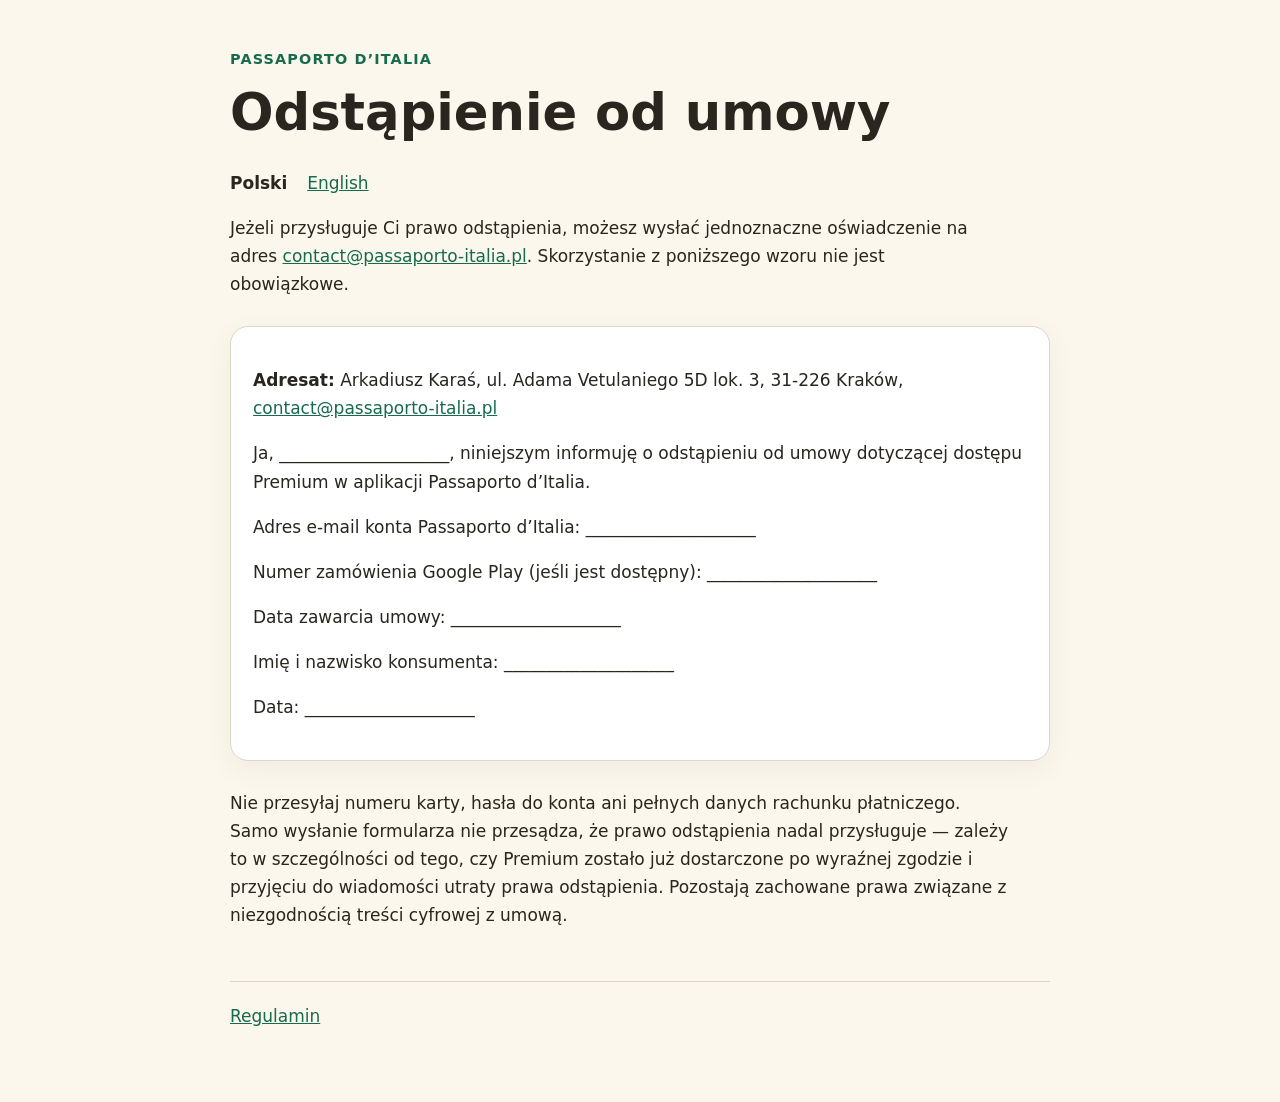
<file: withdrawal/index.html>
<!doctype html>
<html lang="pl">
<head><meta charset="utf-8"><meta name="viewport" content="width=device-width, initial-scale=1"><title>Odstąpienie od umowy · Passaporto d’Italia</title><link rel="stylesheet" href="../assets/style.css"></head>
<body><main>
  <div class="brand">Passaporto d’Italia</div>
  <h1>Odstąpienie od umowy</h1>
  <nav aria-label="Wersja językowa"><strong>Polski</strong><a href="en/" lang="en">English</a></nav>
  <p>Jeżeli przysługuje Ci prawo odstąpienia, możesz wysłać jednoznaczne oświadczenie na adres <a href="mailto:contact@passaporto-italia.pl">contact@passaporto-italia.pl</a>. Skorzystanie z poniższego wzoru nie jest obowiązkowe.</p>
  <div class="card">
    <p><strong>Adresat:</strong> Arkadiusz Karaś, ul. Adama Vetulaniego 5D lok. 3, 31-226 Kraków, <a href="mailto:contact@passaporto-italia.pl">contact@passaporto-italia.pl</a></p>
    <p>Ja, ____________________, niniejszym informuję o odstąpieniu od umowy dotyczącej dostępu Premium w aplikacji Passaporto d’Italia.</p>
    <p>Adres e-mail konta Passaporto d’Italia: ____________________</p>
    <p>Numer zamówienia Google Play (jeśli jest dostępny): ____________________</p>
    <p>Data zawarcia umowy: ____________________</p>
    <p>Imię i nazwisko konsumenta: ____________________</p>
    <p>Data: ____________________</p>
  </div>
  <p>Nie przesyłaj numeru karty, hasła do konta ani pełnych danych rachunku płatniczego. Samo wysłanie formularza nie przesądza, że prawo odstąpienia nadal przysługuje — zależy to w szczególności od tego, czy Premium zostało już dostarczone po wyraźnej zgodzie i przyjęciu do wiadomości utraty prawa odstąpienia. Pozostają zachowane prawa związane z niezgodnością treści cyfrowej z umową.</p>
  <footer><a href="../terms/">Regulamin</a></footer>
</main></body></html>
</file>
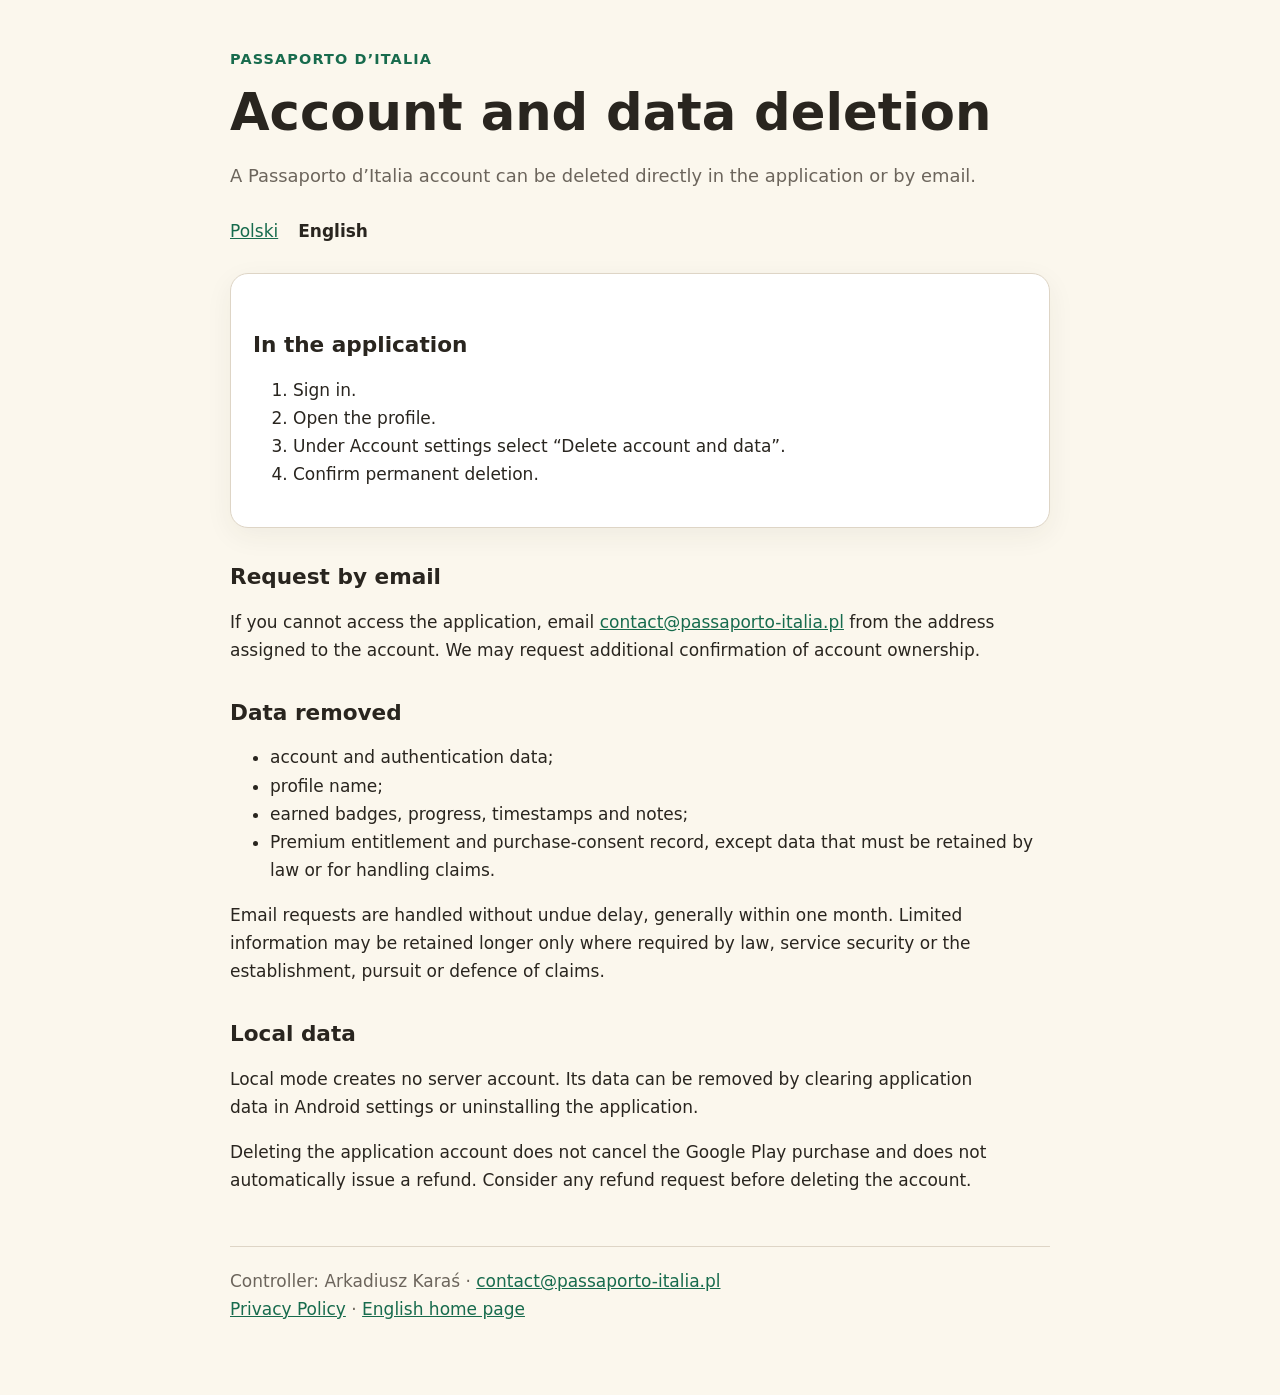
<file: account-deletion/en/index.html>
<!doctype html>
<html lang="en">
<head><meta charset="utf-8"><meta name="viewport" content="width=device-width, initial-scale=1"><meta name="description" content="Account and data deletion for Passaporto d’Italia."><title>Account deletion · Passaporto d’Italia</title><link rel="stylesheet" href="../../assets/style.css"></head>
<body><main>
  <div class="brand">Passaporto d’Italia</div><h1>Account and data deletion</h1>
  <p class="lead">A Passaporto d’Italia account can be deleted directly in the application or by email.</p>
  <nav aria-label="Language version"><a href="../" lang="pl">Polski</a><strong>English</strong></nav>
  <div class="card"><h2>In the application</h2><ol><li>Sign in.</li><li>Open the profile.</li><li>Under Account settings select “Delete account and data”.</li><li>Confirm permanent deletion.</li></ol></div>
  <h2>Request by email</h2><p>If you cannot access the application, email <a href="mailto:contact@passaporto-italia.pl">contact@passaporto-italia.pl</a> from the address assigned to the account. We may request additional confirmation of account ownership.</p>
  <h2>Data removed</h2><ul><li>account and authentication data;</li><li>profile name;</li><li>earned badges, progress, timestamps and notes;</li><li>Premium entitlement and purchase-consent record, except data that must be retained by law or for handling claims.</li></ul>
  <p>Email requests are handled without undue delay, generally within one month. Limited information may be retained longer only where required by law, service security or the establishment, pursuit or defence of claims.</p>
  <h2>Local data</h2><p>Local mode creates no server account. Its data can be removed by clearing application data in Android settings or uninstalling the application.</p>
  <p>Deleting the application account does not cancel the Google Play purchase and does not automatically issue a refund. Consider any refund request before deleting the account.</p>
  <footer>Controller: Arkadiusz Karaś · <a href="mailto:contact@passaporto-italia.pl">contact@passaporto-italia.pl</a><br><a href="../../privacy-policy/en/">Privacy Policy</a> · <a href="../../en/">English home page</a></footer>
</main></body></html>
</file>
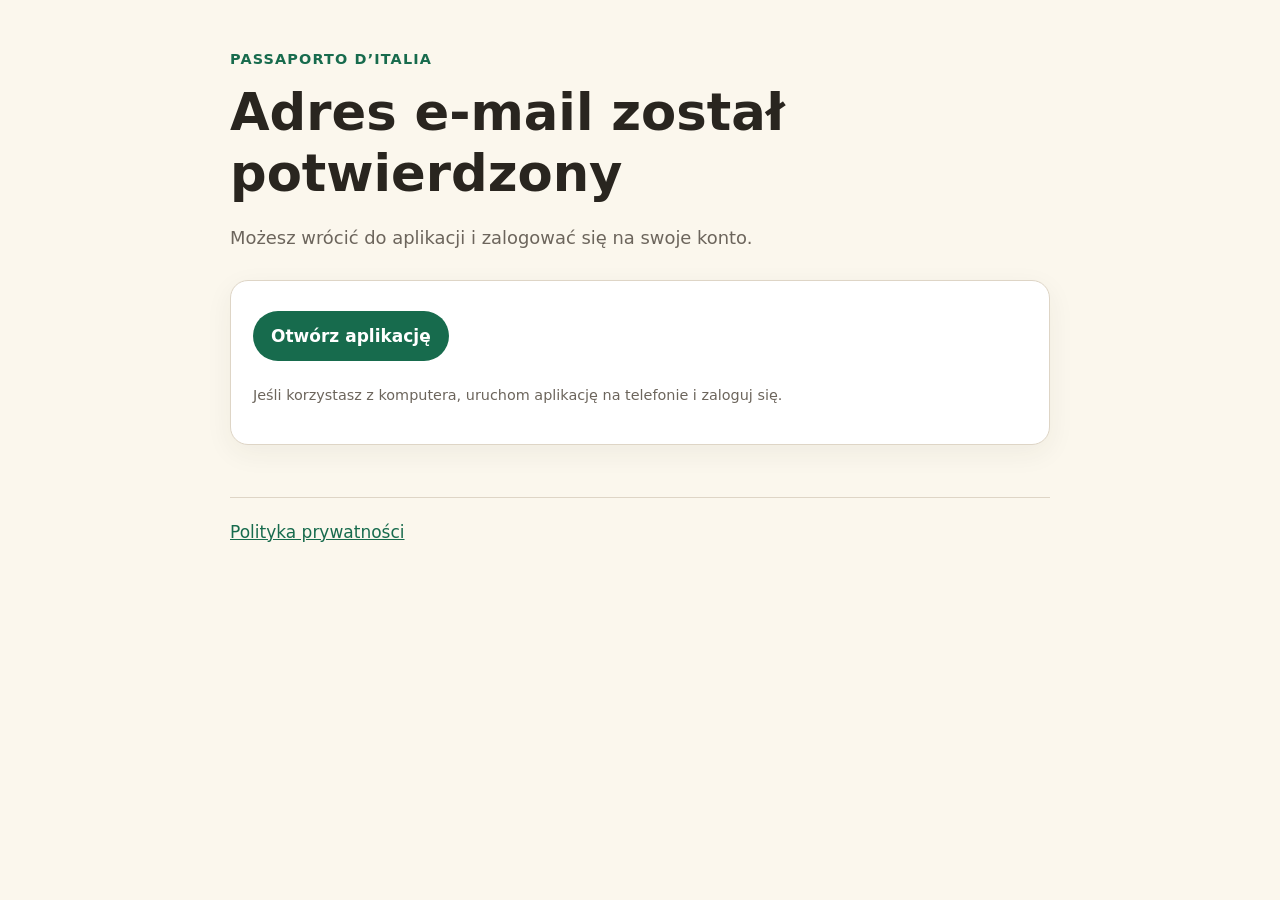
<file: auth/callback/index.html>
<!doctype html>
<html lang="pl">
<head>
  <meta charset="utf-8">
  <meta name="viewport" content="width=device-width, initial-scale=1">
  <title>Adres potwierdzony · Passaporto d’Italia</title>
  <link rel="stylesheet" href="../../assets/style.css">
</head>
<body>
<main>
  <div class="brand">Passaporto d’Italia</div>
  <h1>Adres e-mail został potwierdzony</h1>
  <p class="lead">Możesz wrócić do aplikacji i zalogować się na swoje konto.</p>
  <div class="card">
    <a id="open-app" class="button" href="passaportoitalia://auth/callback">Otwórz aplikację</a>
    <p class="meta">Jeśli korzystasz z komputera, uruchom aplikację na telefonie i zaloguj się.</p>
  </div>
  <footer><a href="../../privacy-policy/">Polityka prywatności</a></footer>
</main>
<script>
  const target = `passaportoitalia://auth/callback${location.search}${location.hash}`;
  document.getElementById('open-app').href = target;
  if (/Android/i.test(navigator.userAgent)) window.location.href = target;
</script>
</body>
</html>
</file>
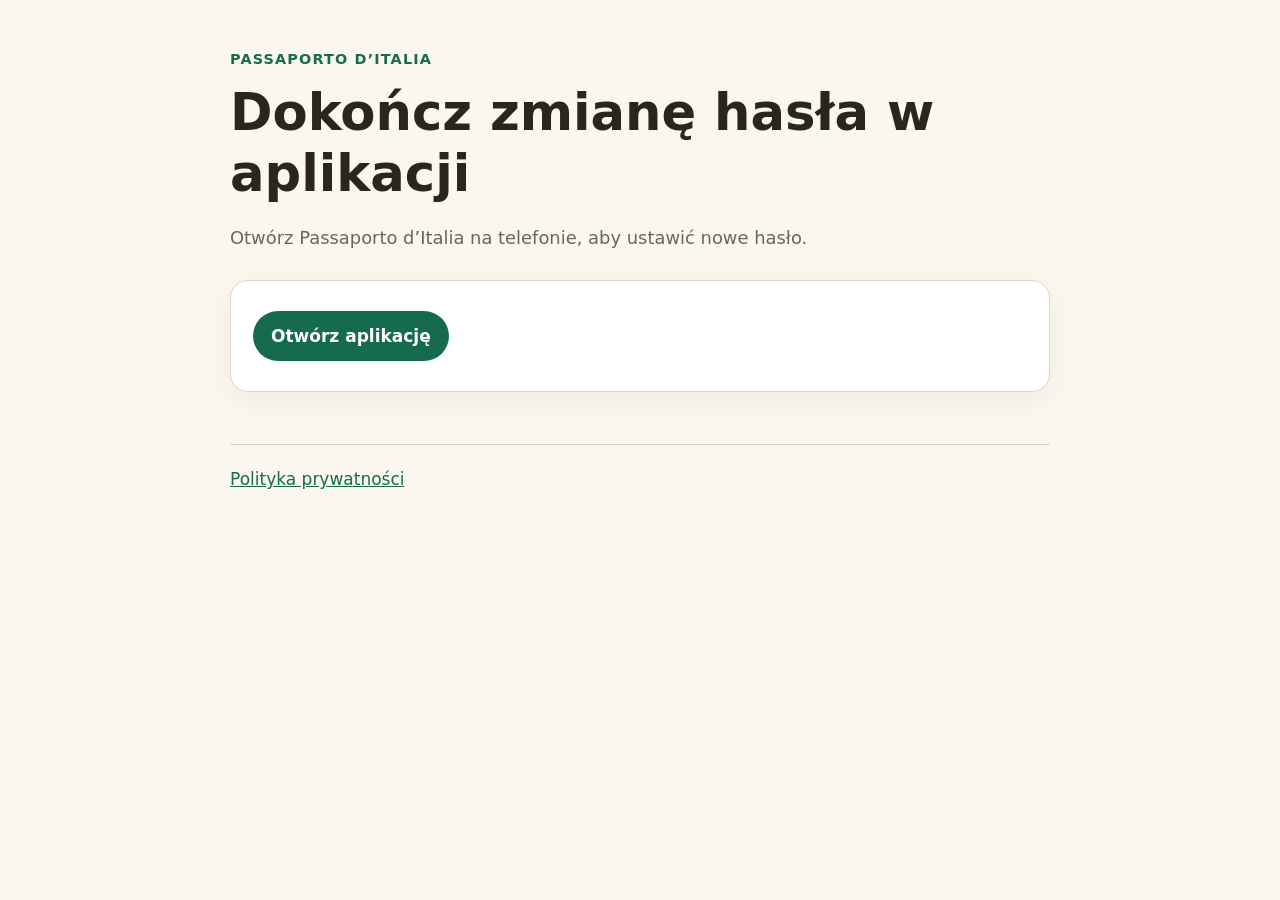
<file: auth/reset-password/index.html>
<!doctype html>
<html lang="pl">
<head>
  <meta charset="utf-8">
  <meta name="viewport" content="width=device-width, initial-scale=1">
  <title>Resetowanie hasła · Passaporto d’Italia</title>
  <link rel="stylesheet" href="../../assets/style.css">
</head>
<body>
<main>
  <div class="brand">Passaporto d’Italia</div>
  <h1>Dokończ zmianę hasła w aplikacji</h1>
  <p class="lead">Otwórz Passaporto d’Italia na telefonie, aby ustawić nowe hasło.</p>
  <div class="card">
    <a id="open-app" class="button" href="passaportoitalia://auth/reset-password">Otwórz aplikację</a>
  </div>
  <footer><a href="../../privacy-policy/">Polityka prywatności</a></footer>
</main>
<script>
  const target = `passaportoitalia://auth/reset-password${location.search}${location.hash}`;
  document.getElementById('open-app').href = target;
  if (/Android/i.test(navigator.userAgent)) window.location.href = target;
</script>
</body>
</html>
</file>
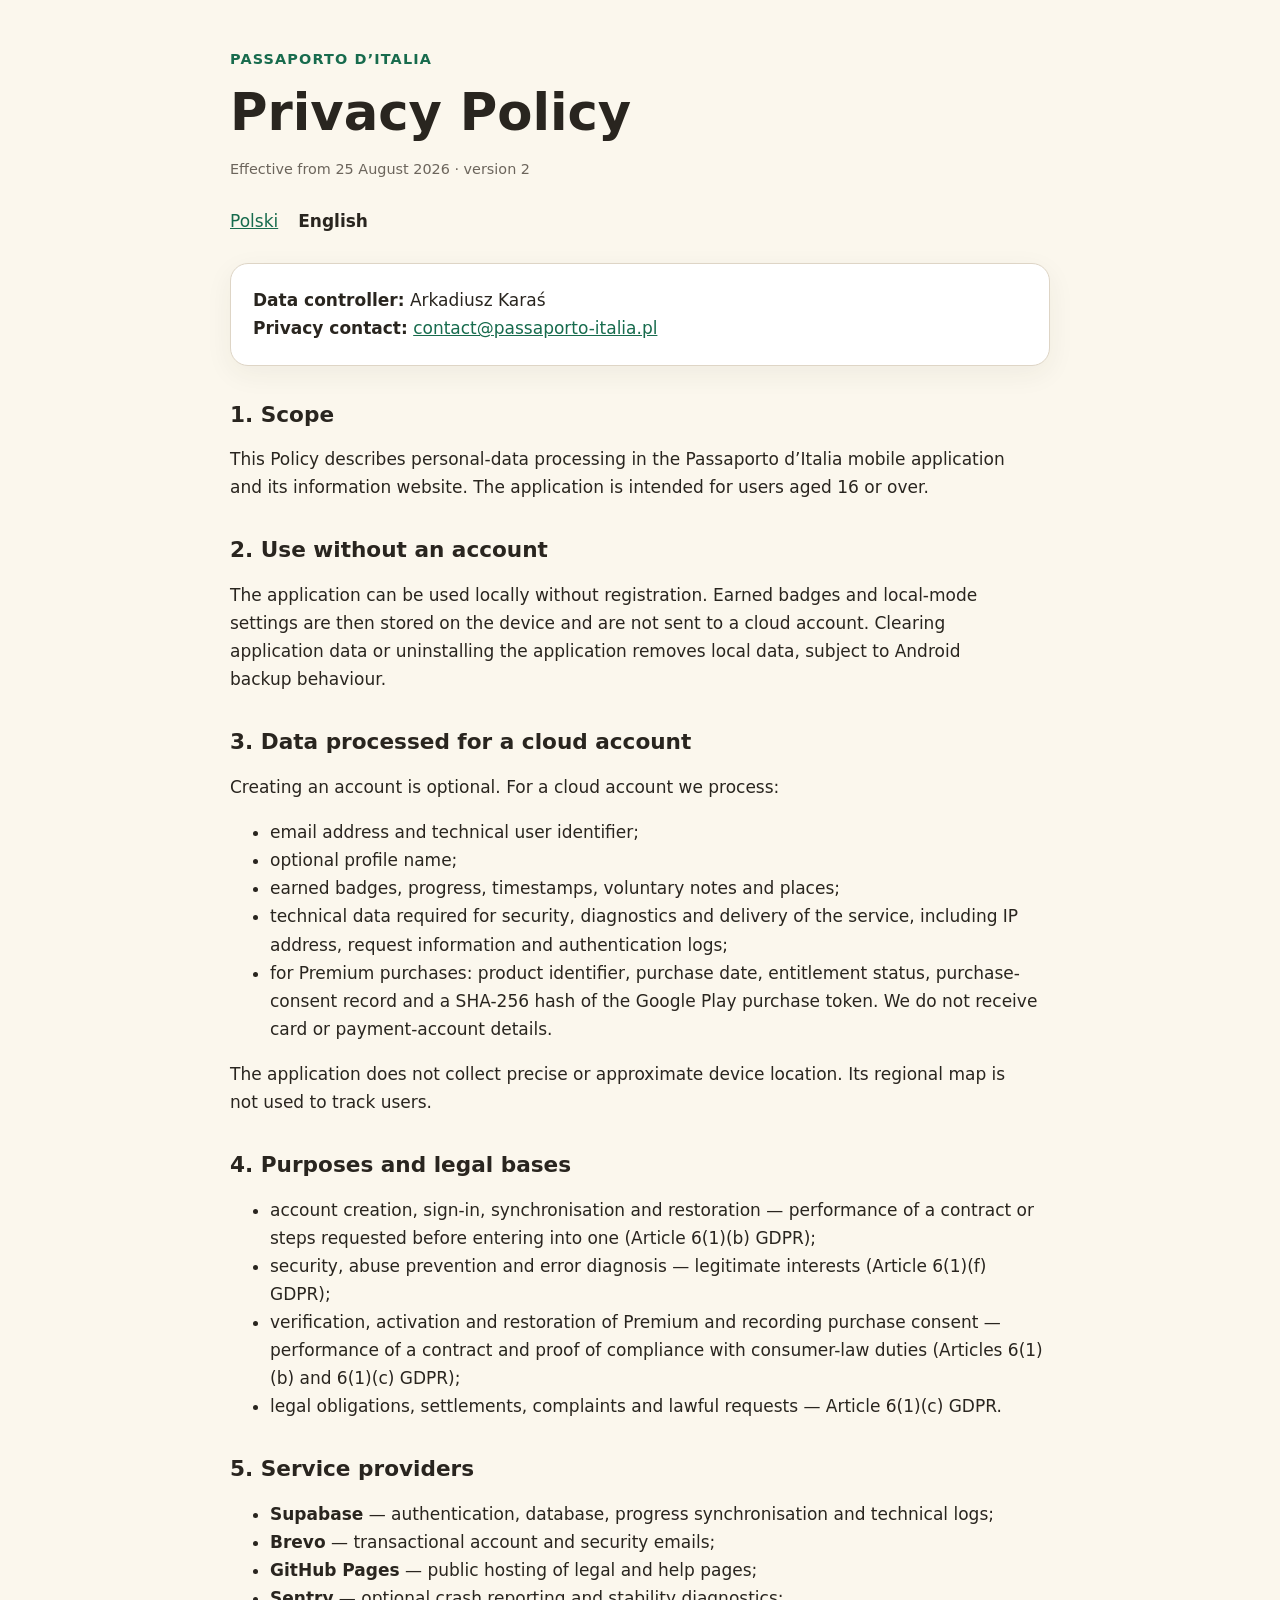
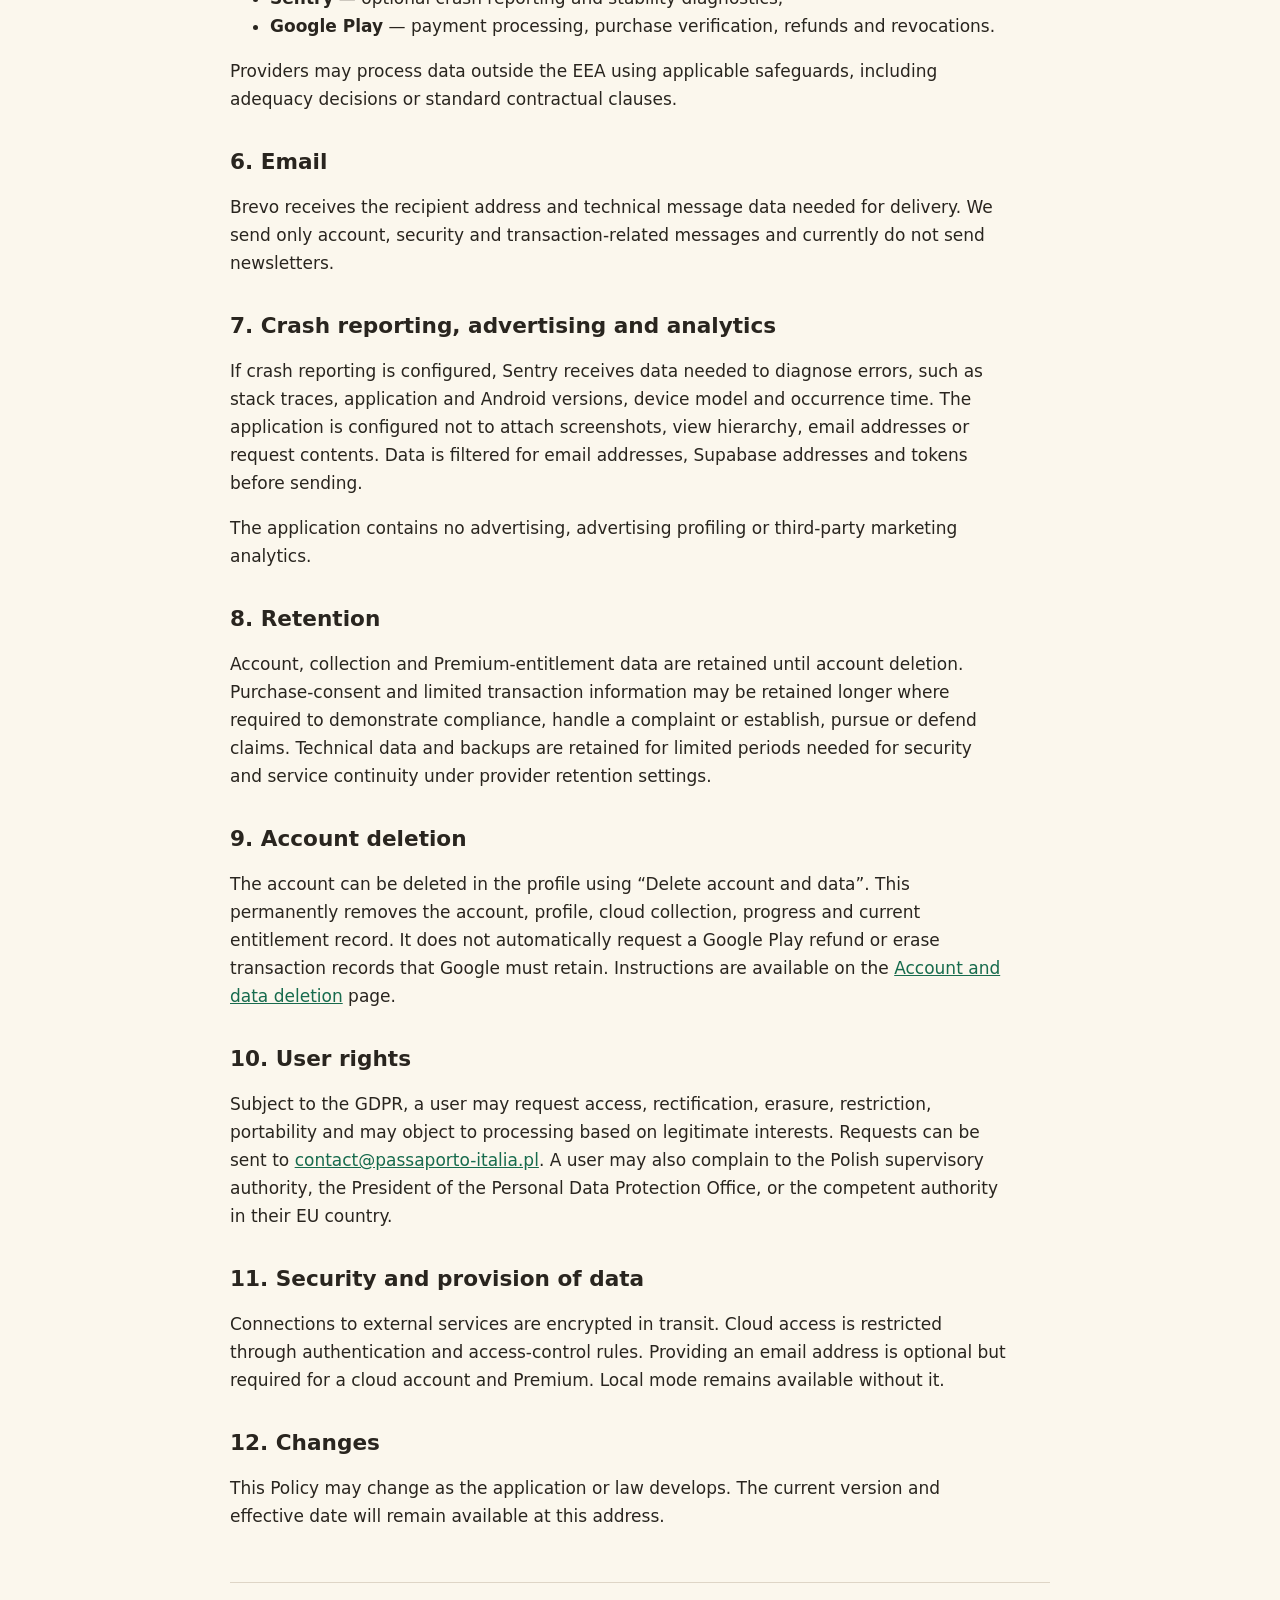
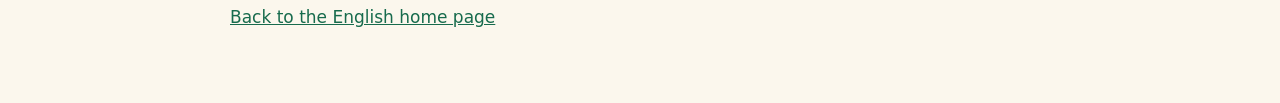
<file: privacy-policy/en/index.html>
<!doctype html>
<html lang="en">
<head><meta charset="utf-8"><meta name="viewport" content="width=device-width, initial-scale=1"><meta name="description" content="Privacy Policy for Passaporto d’Italia."><title>Privacy Policy · Passaporto d’Italia</title><link rel="stylesheet" href="../../assets/style.css"></head>
<body><main>
  <div class="brand">Passaporto d’Italia</div><h1>Privacy Policy</h1>
  <p class="meta">Effective from 25 August 2026 · version 2</p>
  <nav aria-label="Language version"><a href="../" lang="pl">Polski</a><strong>English</strong></nav>
  <div class="card"><strong>Data controller:</strong> Arkadiusz Karaś<br><strong>Privacy contact:</strong> <a href="mailto:contact@passaporto-italia.pl">contact@passaporto-italia.pl</a></div>

  <h2>1. Scope</h2><p>This Policy describes personal-data processing in the Passaporto d’Italia mobile application and its information website. The application is intended for users aged 16 or over.</p>
  <h2>2. Use without an account</h2><p>The application can be used locally without registration. Earned badges and local-mode settings are then stored on the device and are not sent to a cloud account. Clearing application data or uninstalling the application removes local data, subject to Android backup behaviour.</p>
  <h2>3. Data processed for a cloud account</h2><p>Creating an account is optional. For a cloud account we process:</p><ul><li>email address and technical user identifier;</li><li>optional profile name;</li><li>earned badges, progress, timestamps, voluntary notes and places;</li><li>technical data required for security, diagnostics and delivery of the service, including IP address, request information and authentication logs;</li><li>for Premium purchases: product identifier, purchase date, entitlement status, purchase-consent record and a SHA-256 hash of the Google Play purchase token. We do not receive card or payment-account details.</li></ul><p>The application does not collect precise or approximate device location. Its regional map is not used to track users.</p>
  <h2>4. Purposes and legal bases</h2><ul><li>account creation, sign-in, synchronisation and restoration — performance of a contract or steps requested before entering into one (Article 6(1)(b) GDPR);</li><li>security, abuse prevention and error diagnosis — legitimate interests (Article 6(1)(f) GDPR);</li><li>verification, activation and restoration of Premium and recording purchase consent — performance of a contract and proof of compliance with consumer-law duties (Articles 6(1)(b) and 6(1)(c) GDPR);</li><li>legal obligations, settlements, complaints and lawful requests — Article 6(1)(c) GDPR.</li></ul>
  <h2>5. Service providers</h2><ul><li><strong>Supabase</strong> — authentication, database, progress synchronisation and technical logs;</li><li><strong>Brevo</strong> — transactional account and security emails;</li><li><strong>GitHub Pages</strong> — public hosting of legal and help pages;</li><li><strong>Sentry</strong> — optional crash reporting and stability diagnostics;</li><li><strong>Google Play</strong> — payment processing, purchase verification, refunds and revocations.</li></ul><p>Providers may process data outside the EEA using applicable safeguards, including adequacy decisions or standard contractual clauses.</p>
  <h2>6. Email</h2><p>Brevo receives the recipient address and technical message data needed for delivery. We send only account, security and transaction-related messages and currently do not send newsletters.</p>
  <h2>7. Crash reporting, advertising and analytics</h2><p>If crash reporting is configured, Sentry receives data needed to diagnose errors, such as stack traces, application and Android versions, device model and occurrence time. The application is configured not to attach screenshots, view hierarchy, email addresses or request contents. Data is filtered for email addresses, Supabase addresses and tokens before sending.</p><p>The application contains no advertising, advertising profiling or third-party marketing analytics.</p>
  <h2>8. Retention</h2><p>Account, collection and Premium-entitlement data are retained until account deletion. Purchase-consent and limited transaction information may be retained longer where required to demonstrate compliance, handle a complaint or establish, pursue or defend claims. Technical data and backups are retained for limited periods needed for security and service continuity under provider retention settings.</p>
  <h2>9. Account deletion</h2><p>The account can be deleted in the profile using “Delete account and data”. This permanently removes the account, profile, cloud collection, progress and current entitlement record. It does not automatically request a Google Play refund or erase transaction records that Google must retain. Instructions are available on the <a href="../../account-deletion/en/">Account and data deletion</a> page.</p>
  <h2>10. User rights</h2><p>Subject to the GDPR, a user may request access, rectification, erasure, restriction, portability and may object to processing based on legitimate interests. Requests can be sent to <a href="mailto:contact@passaporto-italia.pl">contact@passaporto-italia.pl</a>. A user may also complain to the Polish supervisory authority, the President of the Personal Data Protection Office, or the competent authority in their EU country.</p>
  <h2>11. Security and provision of data</h2><p>Connections to external services are encrypted in transit. Cloud access is restricted through authentication and access-control rules. Providing an email address is optional but required for a cloud account and Premium. Local mode remains available without it.</p>
  <h2>12. Changes</h2><p>This Policy may change as the application or law develops. The current version and effective date will remain available at this address.</p>
  <footer><a href="../../en/">Back to the English home page</a></footer>
</main></body></html>
</file>
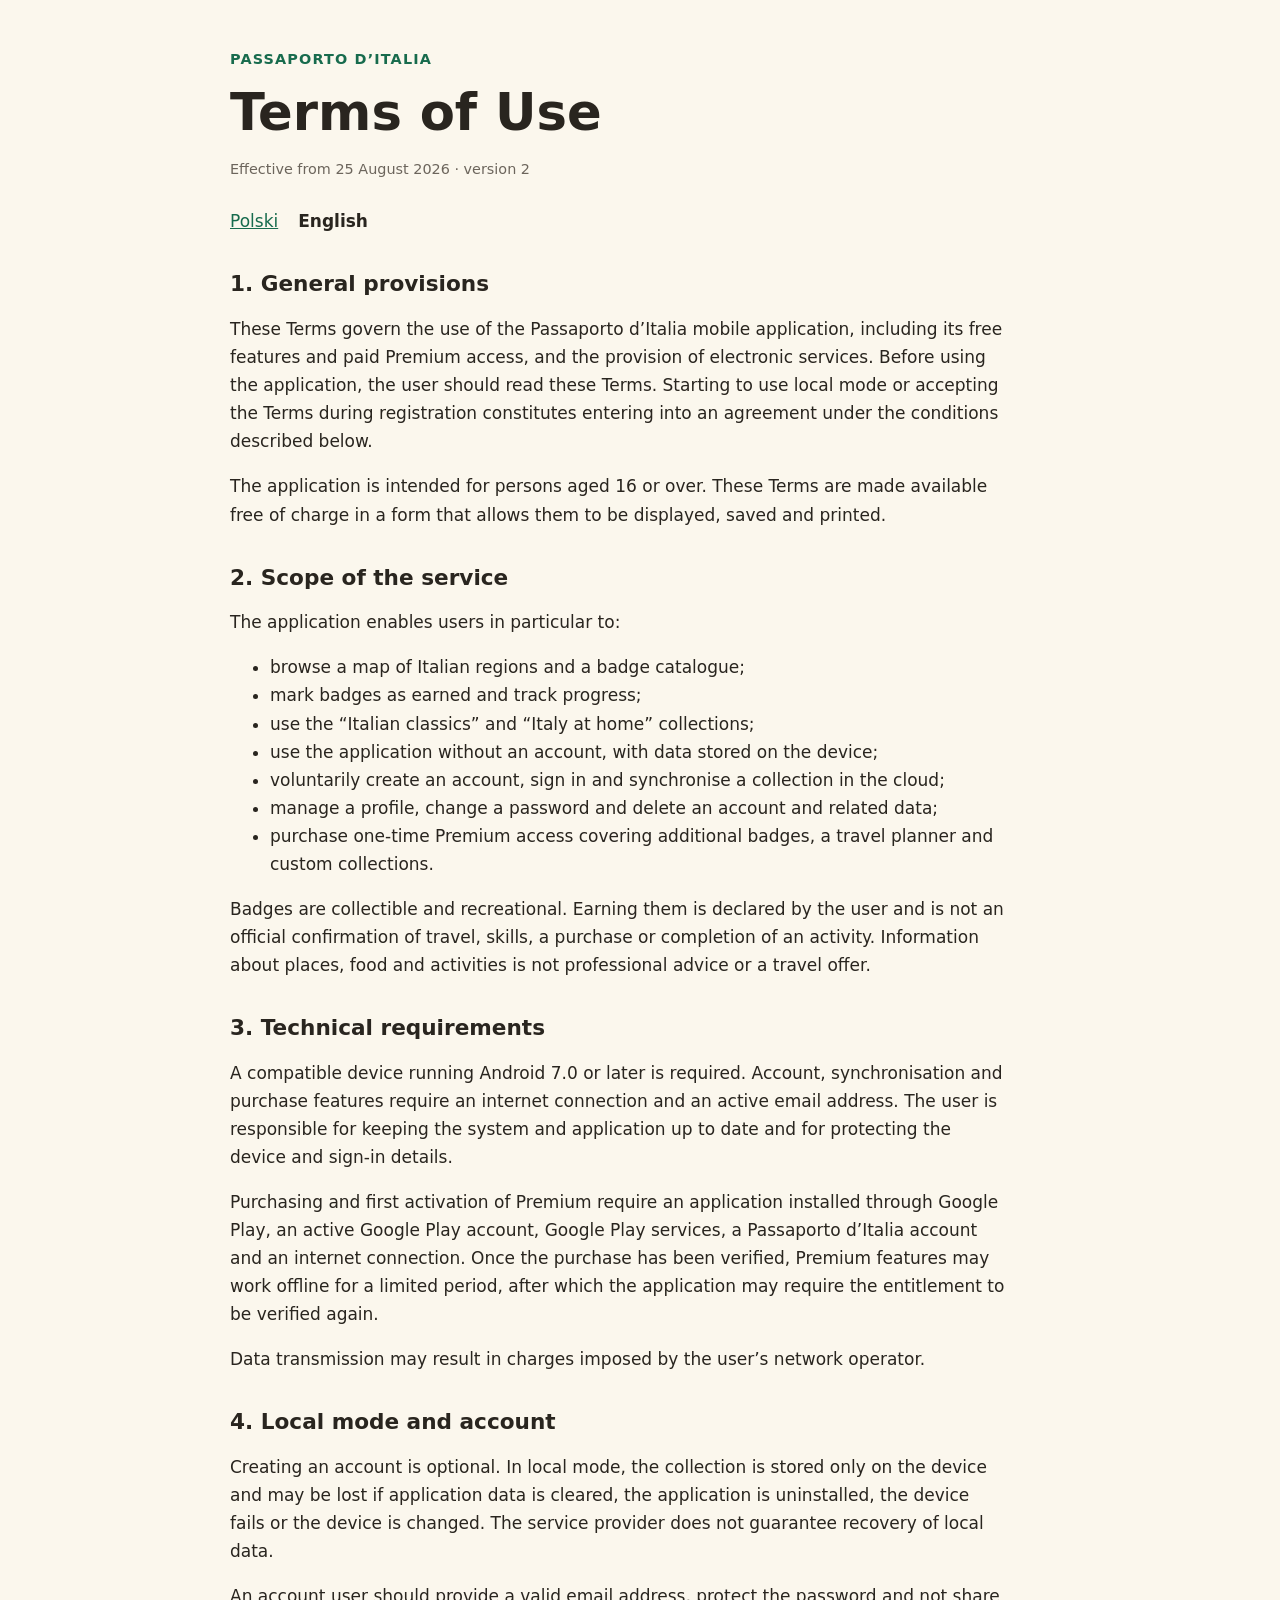
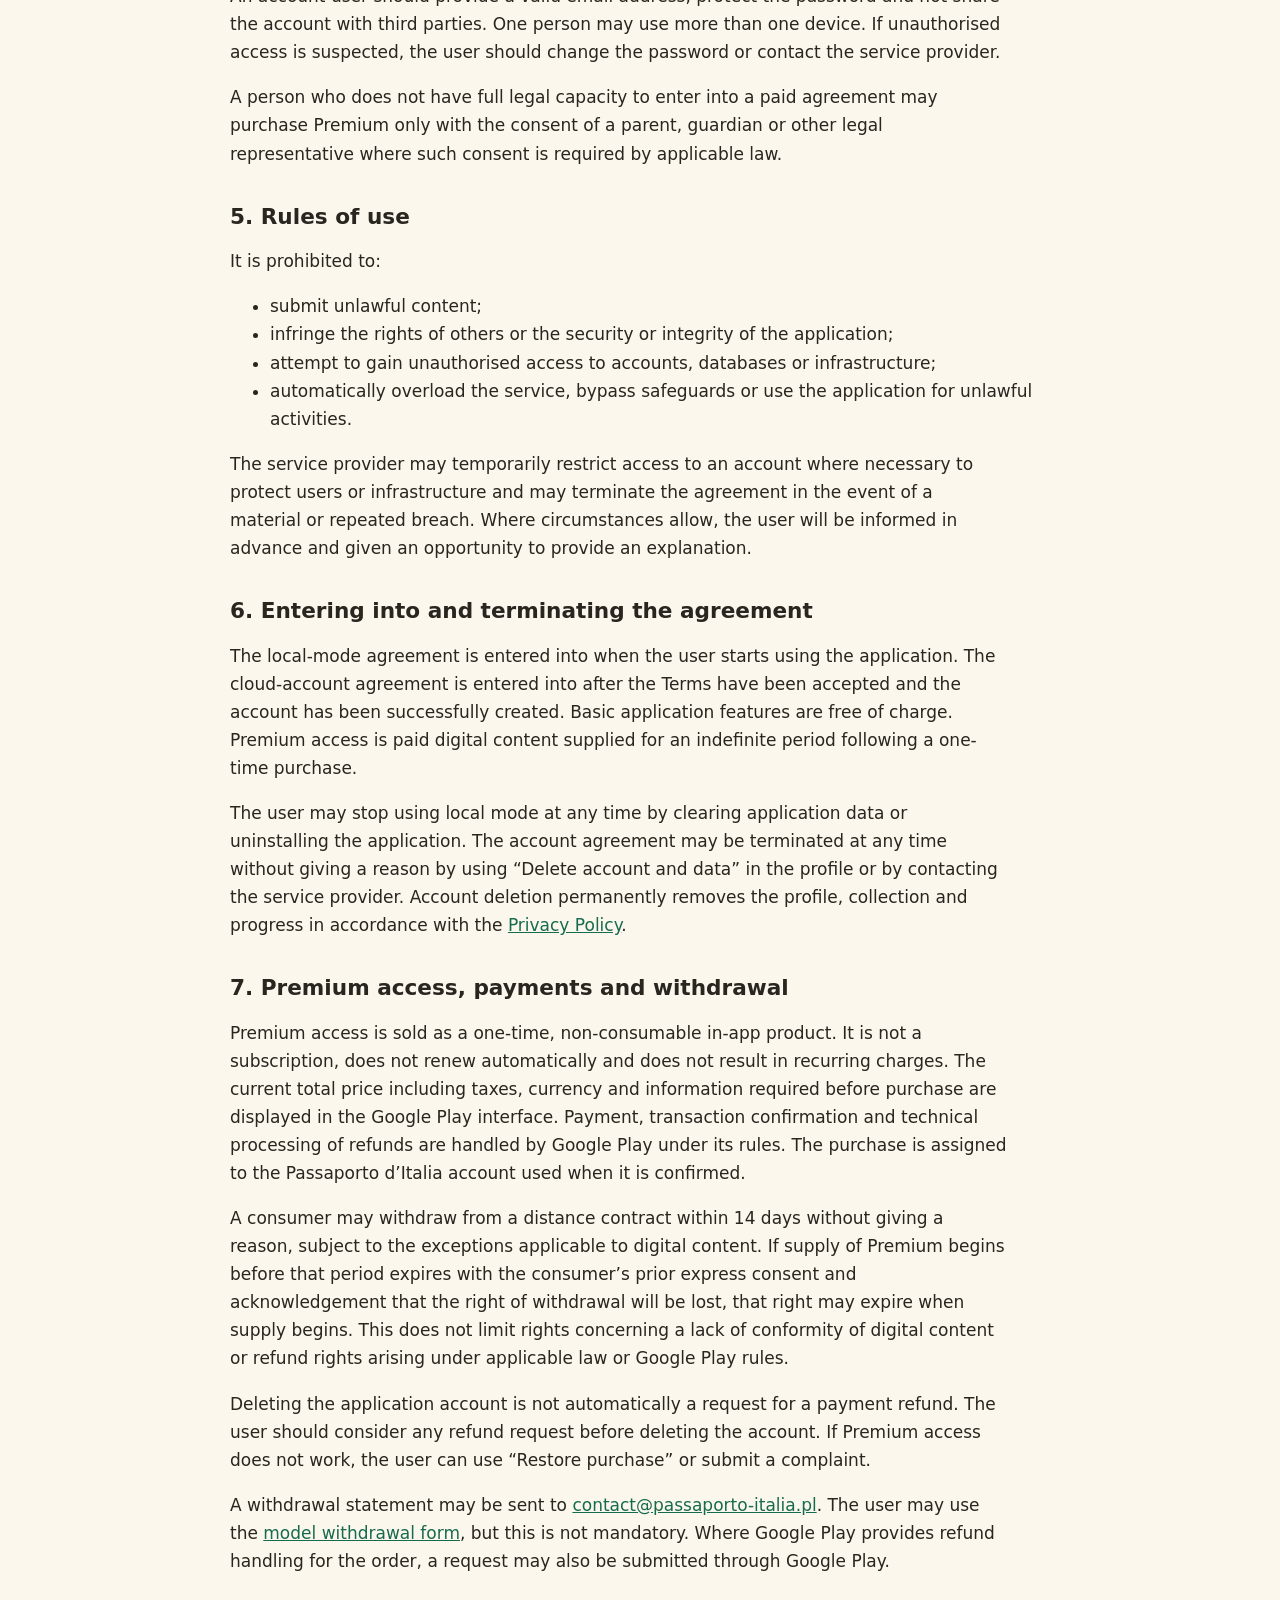
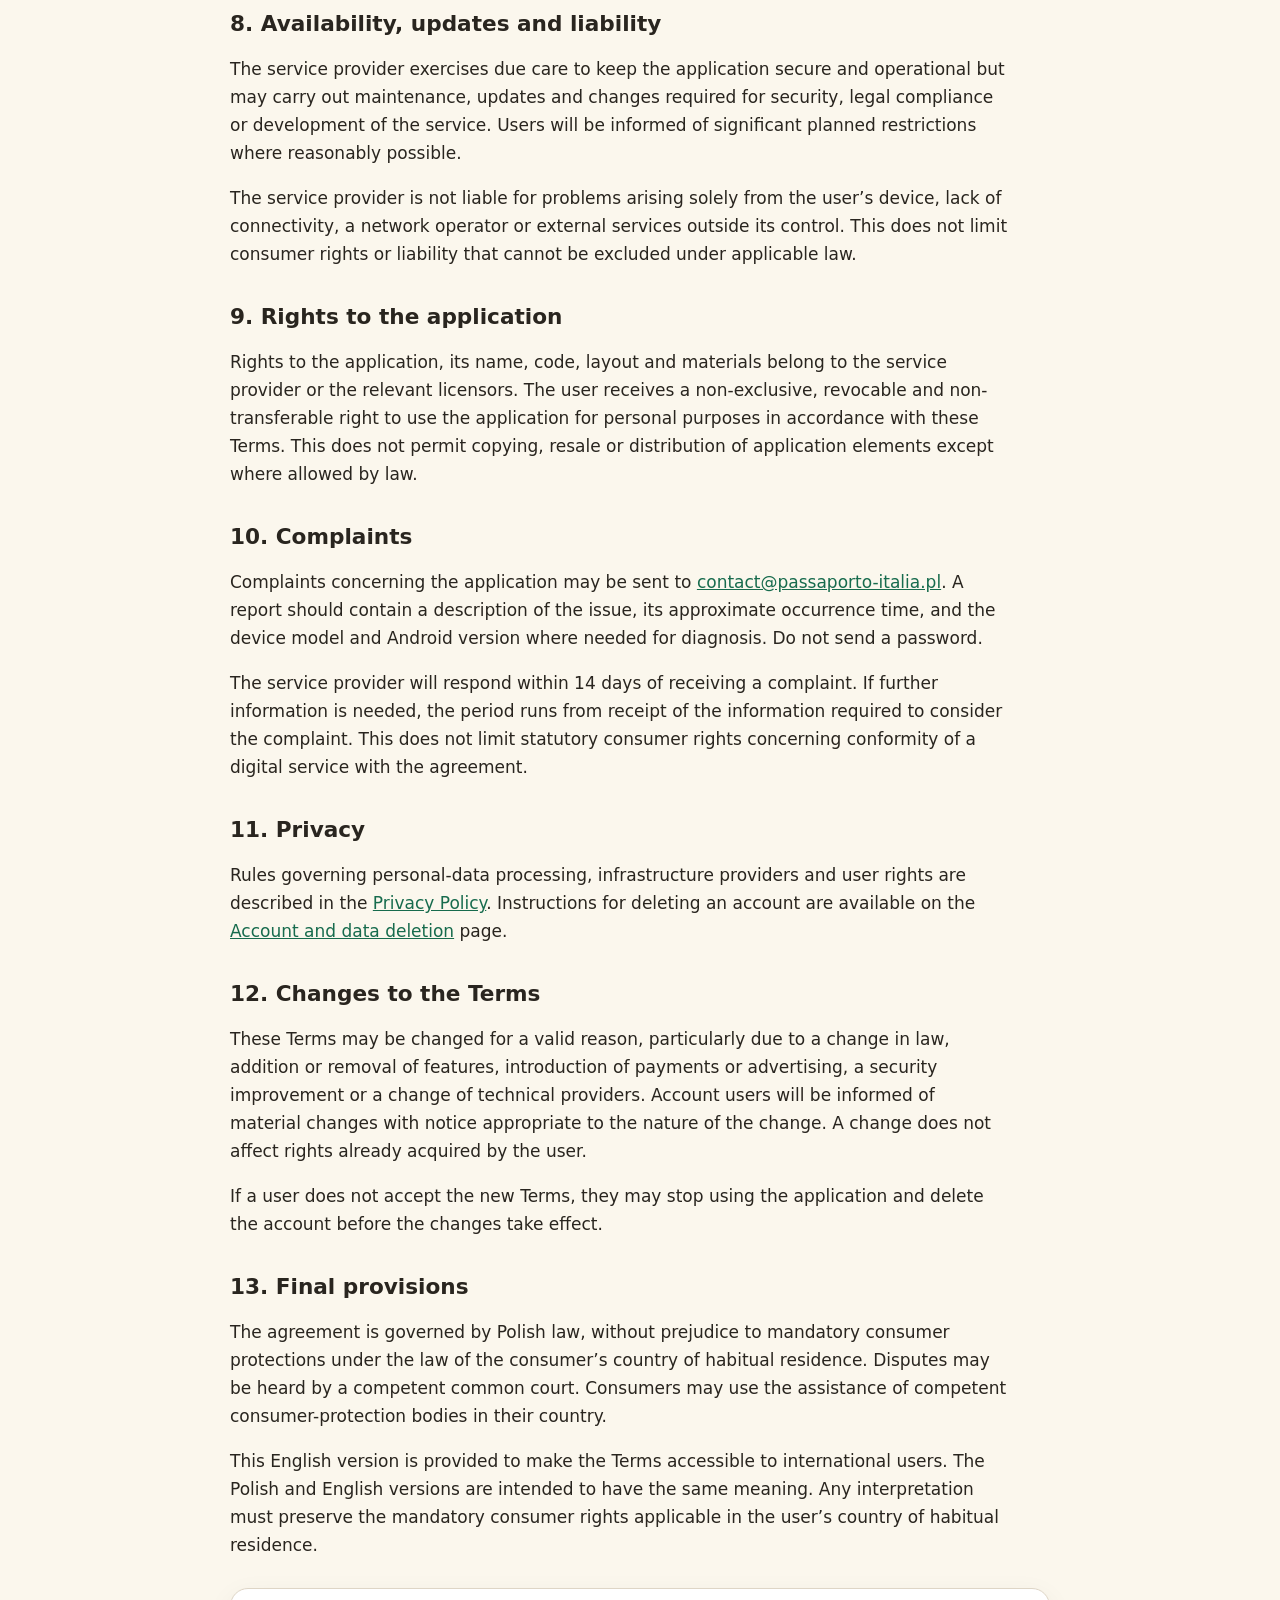
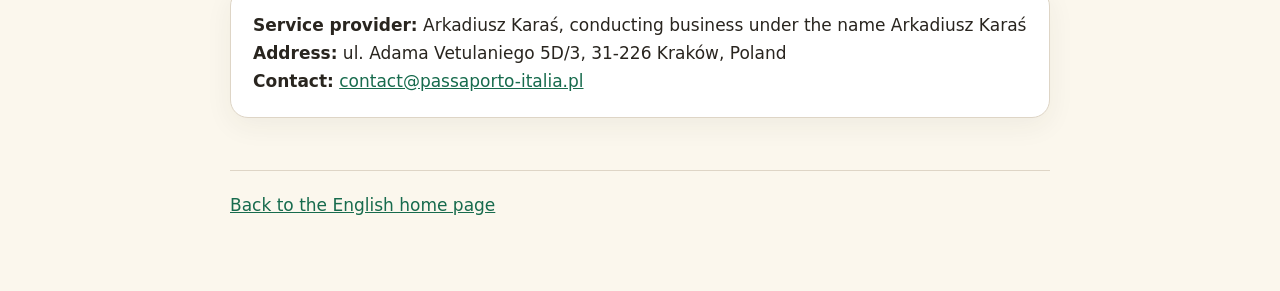
<file: terms/en/index.html>
<!doctype html>
<html lang="en">
<head>
  <meta charset="utf-8">
  <meta name="viewport" content="width=device-width, initial-scale=1">
  <meta name="description" content="Terms of Use for the Passaporto d’Italia mobile application.">
  <title>Terms of Use · Passaporto d’Italia</title>
  <link rel="stylesheet" href="../../assets/style.css">
</head>
<body>
<main>
  <div class="brand">Passaporto d’Italia</div>
  <h1>Terms of Use</h1>
  <p class="meta">Effective from 25 August 2026 · version 2</p>
  <nav aria-label="Language version">
    <a href="../" lang="pl">Polski</a>
    <strong>English</strong>
  </nav>

  <h2>1. General provisions</h2>
  <p>These Terms govern the use of the Passaporto d’Italia mobile application, including its free features and paid Premium access, and the provision of electronic services. Before using the application, the user should read these Terms. Starting to use local mode or accepting the Terms during registration constitutes entering into an agreement under the conditions described below.</p>
  <p>The application is intended for persons aged 16 or over. These Terms are made available free of charge in a form that allows them to be displayed, saved and printed.</p>

  <h2>2. Scope of the service</h2>
  <p>The application enables users in particular to:</p>
  <ul>
    <li>browse a map of Italian regions and a badge catalogue;</li>
    <li>mark badges as earned and track progress;</li>
    <li>use the “Italian classics” and “Italy at home” collections;</li>
    <li>use the application without an account, with data stored on the device;</li>
    <li>voluntarily create an account, sign in and synchronise a collection in the cloud;</li>
    <li>manage a profile, change a password and delete an account and related data;</li>
    <li>purchase one-time Premium access covering additional badges, a travel planner and custom collections.</li>
  </ul>
  <p>Badges are collectible and recreational. Earning them is declared by the user and is not an official confirmation of travel, skills, a purchase or completion of an activity. Information about places, food and activities is not professional advice or a travel offer.</p>

  <h2>3. Technical requirements</h2>
  <p>A compatible device running Android 7.0 or later is required. Account, synchronisation and purchase features require an internet connection and an active email address. The user is responsible for keeping the system and application up to date and for protecting the device and sign-in details.</p>
  <p>Purchasing and first activation of Premium require an application installed through Google Play, an active Google Play account, Google Play services, a Passaporto d’Italia account and an internet connection. Once the purchase has been verified, Premium features may work offline for a limited period, after which the application may require the entitlement to be verified again.</p>
  <p>Data transmission may result in charges imposed by the user’s network operator.</p>

  <h2>4. Local mode and account</h2>
  <p>Creating an account is optional. In local mode, the collection is stored only on the device and may be lost if application data is cleared, the application is uninstalled, the device fails or the device is changed. The service provider does not guarantee recovery of local data.</p>
  <p>An account user should provide a valid email address, protect the password and not share the account with third parties. One person may use more than one device. If unauthorised access is suspected, the user should change the password or contact the service provider.</p>
  <p>A person who does not have full legal capacity to enter into a paid agreement may purchase Premium only with the consent of a parent, guardian or other legal representative where such consent is required by applicable law.</p>

  <h2>5. Rules of use</h2>
  <p>It is prohibited to:</p>
  <ul>
    <li>submit unlawful content;</li>
    <li>infringe the rights of others or the security or integrity of the application;</li>
    <li>attempt to gain unauthorised access to accounts, databases or infrastructure;</li>
    <li>automatically overload the service, bypass safeguards or use the application for unlawful activities.</li>
  </ul>
  <p>The service provider may temporarily restrict access to an account where necessary to protect users or infrastructure and may terminate the agreement in the event of a material or repeated breach. Where circumstances allow, the user will be informed in advance and given an opportunity to provide an explanation.</p>

  <h2>6. Entering into and terminating the agreement</h2>
  <p>The local-mode agreement is entered into when the user starts using the application. The cloud-account agreement is entered into after the Terms have been accepted and the account has been successfully created. Basic application features are free of charge. Premium access is paid digital content supplied for an indefinite period following a one-time purchase.</p>
  <p>The user may stop using local mode at any time by clearing application data or uninstalling the application. The account agreement may be terminated at any time without giving a reason by using “Delete account and data” in the profile or by contacting the service provider. Account deletion permanently removes the profile, collection and progress in accordance with the <a href="../../privacy-policy/en/">Privacy Policy</a>.</p>

  <h2>7. Premium access, payments and withdrawal</h2>
  <p>Premium access is sold as a one-time, non-consumable in-app product. It is not a subscription, does not renew automatically and does not result in recurring charges. The current total price including taxes, currency and information required before purchase are displayed in the Google Play interface. Payment, transaction confirmation and technical processing of refunds are handled by Google Play under its rules. The purchase is assigned to the Passaporto d’Italia account used when it is confirmed.</p>
  <p>A consumer may withdraw from a distance contract within 14 days without giving a reason, subject to the exceptions applicable to digital content. If supply of Premium begins before that period expires with the consumer’s prior express consent and acknowledgement that the right of withdrawal will be lost, that right may expire when supply begins. This does not limit rights concerning a lack of conformity of digital content or refund rights arising under applicable law or Google Play rules.</p>
  <p>Deleting the application account is not automatically a request for a payment refund. The user should consider any refund request before deleting the account. If Premium access does not work, the user can use “Restore purchase” or submit a complaint.</p>
  <p>A withdrawal statement may be sent to <a href="mailto:contact@passaporto-italia.pl">contact@passaporto-italia.pl</a>. The user may use the <a href="../../withdrawal/en/">model withdrawal form</a>, but this is not mandatory. Where Google Play provides refund handling for the order, a request may also be submitted through Google Play.</p>

  <h2>8. Availability, updates and liability</h2>
  <p>The service provider exercises due care to keep the application secure and operational but may carry out maintenance, updates and changes required for security, legal compliance or development of the service. Users will be informed of significant planned restrictions where reasonably possible.</p>
  <p>The service provider is not liable for problems arising solely from the user’s device, lack of connectivity, a network operator or external services outside its control. This does not limit consumer rights or liability that cannot be excluded under applicable law.</p>

  <h2>9. Rights to the application</h2>
  <p>Rights to the application, its name, code, layout and materials belong to the service provider or the relevant licensors. The user receives a non-exclusive, revocable and non-transferable right to use the application for personal purposes in accordance with these Terms. This does not permit copying, resale or distribution of application elements except where allowed by law.</p>

  <h2>10. Complaints</h2>
  <p>Complaints concerning the application may be sent to <a href="mailto:contact@passaporto-italia.pl">contact@passaporto-italia.pl</a>. A report should contain a description of the issue, its approximate occurrence time, and the device model and Android version where needed for diagnosis. Do not send a password.</p>
  <p>The service provider will respond within 14 days of receiving a complaint. If further information is needed, the period runs from receipt of the information required to consider the complaint. This does not limit statutory consumer rights concerning conformity of a digital service with the agreement.</p>

  <h2>11. Privacy</h2>
  <p>Rules governing personal-data processing, infrastructure providers and user rights are described in the <a href="../../privacy-policy/en/">Privacy Policy</a>. Instructions for deleting an account are available on the <a href="../../account-deletion/en/">Account and data deletion</a> page.</p>

  <h2>12. Changes to the Terms</h2>
  <p>These Terms may be changed for a valid reason, particularly due to a change in law, addition or removal of features, introduction of payments or advertising, a security improvement or a change of technical providers. Account users will be informed of material changes with notice appropriate to the nature of the change. A change does not affect rights already acquired by the user.</p>
  <p>If a user does not accept the new Terms, they may stop using the application and delete the account before the changes take effect.</p>

  <h2>13. Final provisions</h2>
  <p>The agreement is governed by Polish law, without prejudice to mandatory consumer protections under the law of the consumer’s country of habitual residence. Disputes may be heard by a competent common court. Consumers may use the assistance of competent consumer-protection bodies in their country.</p>
  <p>This English version is provided to make the Terms accessible to international users. The Polish and English versions are intended to have the same meaning. Any interpretation must preserve the mandatory consumer rights applicable in the user’s country of habitual residence.</p>

  <div class="card">
    <strong>Service provider:</strong> Arkadiusz Karaś, conducting business under the name Arkadiusz Karaś<br>
    <strong>Address:</strong> ul. Adama Vetulaniego 5D/3, 31-226 Kraków, Poland<br>
    <strong>Contact:</strong> <a href="mailto:contact@passaporto-italia.pl">contact@passaporto-italia.pl</a>
  </div>

  <footer><a href="../../en/">Back to the English home page</a></footer>
</main>
</body>
</html>
</file>
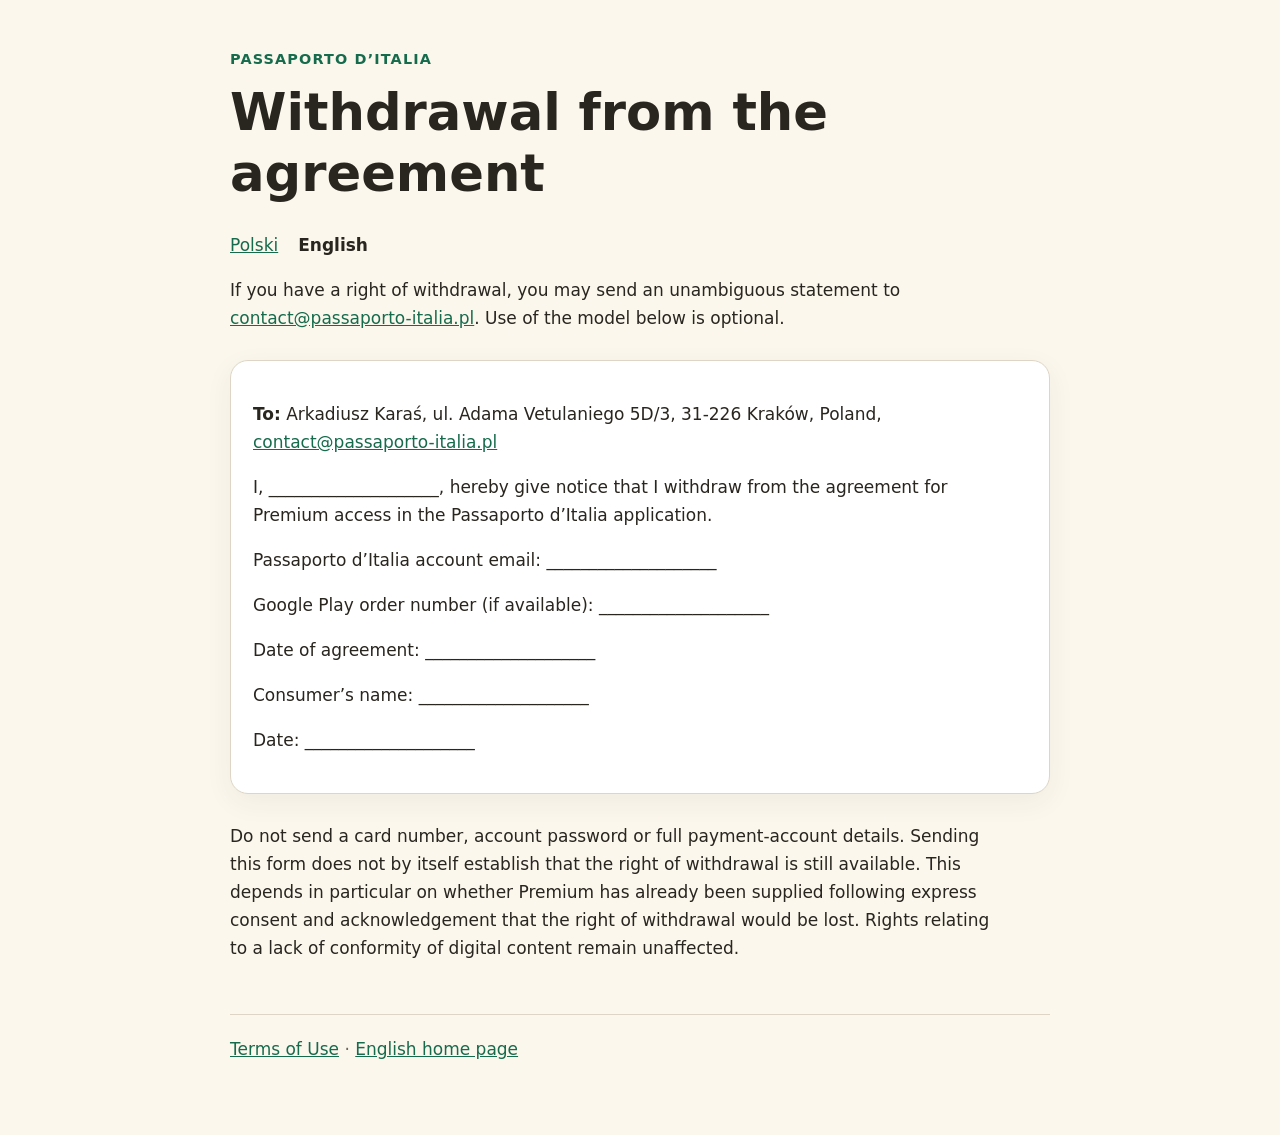
<file: withdrawal/en/index.html>
<!doctype html>
<html lang="en">
<head><meta charset="utf-8"><meta name="viewport" content="width=device-width, initial-scale=1"><title>Withdrawal · Passaporto d’Italia</title><link rel="stylesheet" href="../../assets/style.css"></head>
<body><main>
  <div class="brand">Passaporto d’Italia</div>
  <h1>Withdrawal from the agreement</h1>
  <nav aria-label="Language version"><a href="../" lang="pl">Polski</a><strong>English</strong></nav>
  <p>If you have a right of withdrawal, you may send an unambiguous statement to <a href="mailto:contact@passaporto-italia.pl">contact@passaporto-italia.pl</a>. Use of the model below is optional.</p>
  <div class="card">
    <p><strong>To:</strong> Arkadiusz Karaś, ul. Adama Vetulaniego 5D/3, 31-226 Kraków, Poland, <a href="mailto:contact@passaporto-italia.pl">contact@passaporto-italia.pl</a></p>
    <p>I, ____________________, hereby give notice that I withdraw from the agreement for Premium access in the Passaporto d’Italia application.</p>
    <p>Passaporto d’Italia account email: ____________________</p>
    <p>Google Play order number (if available): ____________________</p>
    <p>Date of agreement: ____________________</p>
    <p>Consumer’s name: ____________________</p>
    <p>Date: ____________________</p>
  </div>
  <p>Do not send a card number, account password or full payment-account details. Sending this form does not by itself establish that the right of withdrawal is still available. This depends in particular on whether Premium has already been supplied following express consent and acknowledgement that the right of withdrawal would be lost. Rights relating to a lack of conformity of digital content remain unaffected.</p>
  <footer><a href="../../terms/en/">Terms of Use</a> · <a href="../../en/">English home page</a></footer>
</main></body></html>
</file>
<file: assets/style.css>
:root {
  color-scheme: light;
  --green: #176b4d;
  --red: #b43b36;
  --paper: #fbf7ed;
  --ink: #29251f;
  --muted: #6c655c;
  --line: #ded5c6;
}

* { box-sizing: border-box; }

body {
  margin: 0;
  color: var(--ink);
  background: var(--paper);
  font: 17px/1.65 system-ui, -apple-system, BlinkMacSystemFont, "Segoe UI", sans-serif;
}

main {
  width: min(820px, calc(100% - 32px));
  margin: 0 auto;
  padding: 48px 0 72px;
}

.brand {
  color: var(--green);
  font-size: .9rem;
  font-weight: 800;
  letter-spacing: .08em;
  text-transform: uppercase;
}

h1, h2 { line-height: 1.2; }
h1 { margin: 10px 0 8px; font-size: clamp(2rem, 6vw, 3.2rem); }
h2 { margin-top: 36px; font-size: 1.35rem; }
p, li { max-width: 72ch; }
a { color: var(--green); }

.lead { color: var(--muted); font-size: 1.12rem; }
.meta { color: var(--muted); font-size: .9rem; }

.card {
  margin: 28px 0;
  padding: 22px;
  border: 1px solid var(--line);
  border-radius: 18px;
  background: #fff;
  box-shadow: 0 8px 28px rgba(56, 45, 30, .06);
}

.button {
  display: inline-block;
  margin: 8px 8px 8px 0;
  padding: 11px 18px;
  border-radius: 999px;
  background: var(--green);
  color: #fff;
  font-weight: 700;
  text-decoration: none;
}

.button.secondary { background: var(--red); }
nav { display: flex; flex-wrap: wrap; gap: 12px 20px; margin-top: 26px; }
footer { margin-top: 52px; padding-top: 20px; border-top: 1px solid var(--line); color: var(--muted); }

@media (max-width: 520px) {
  body { font-size: 16px; }
  main { padding-top: 28px; }
  .card { padding: 18px; }
}
</file>
